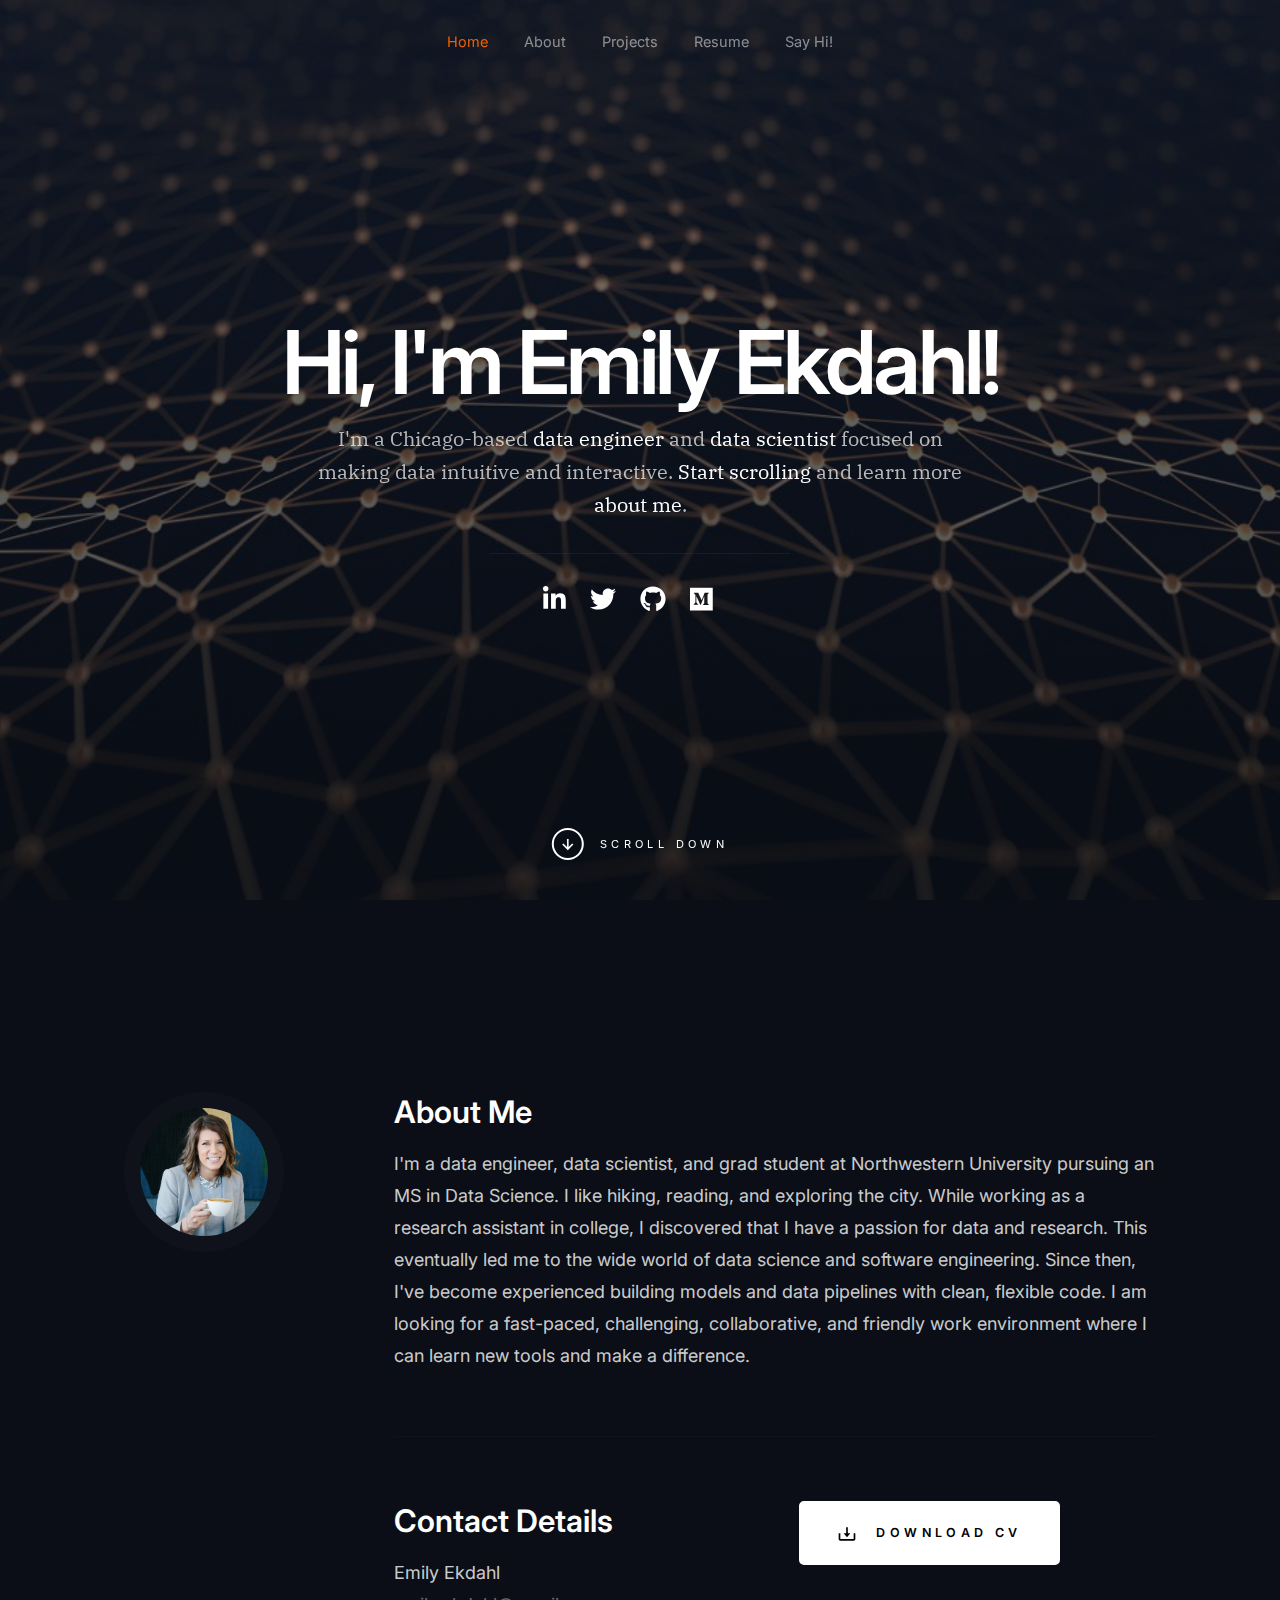
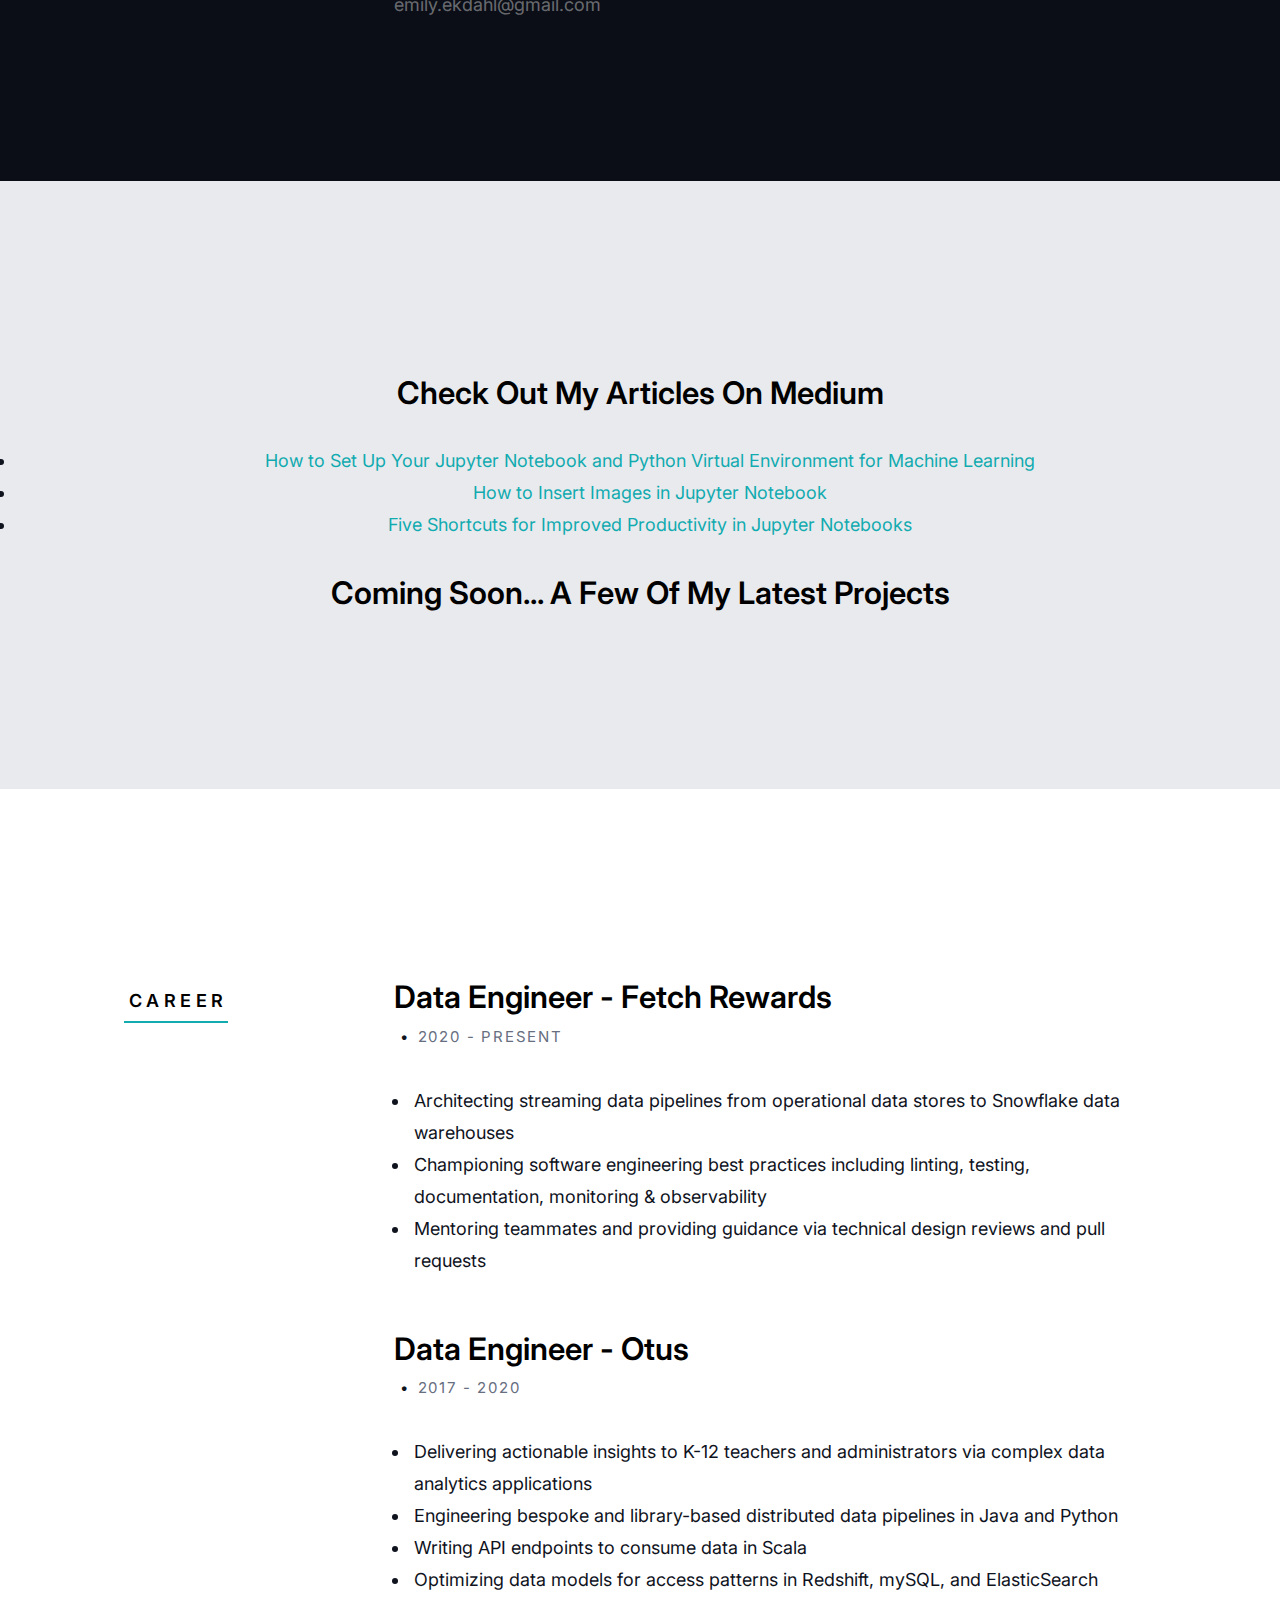
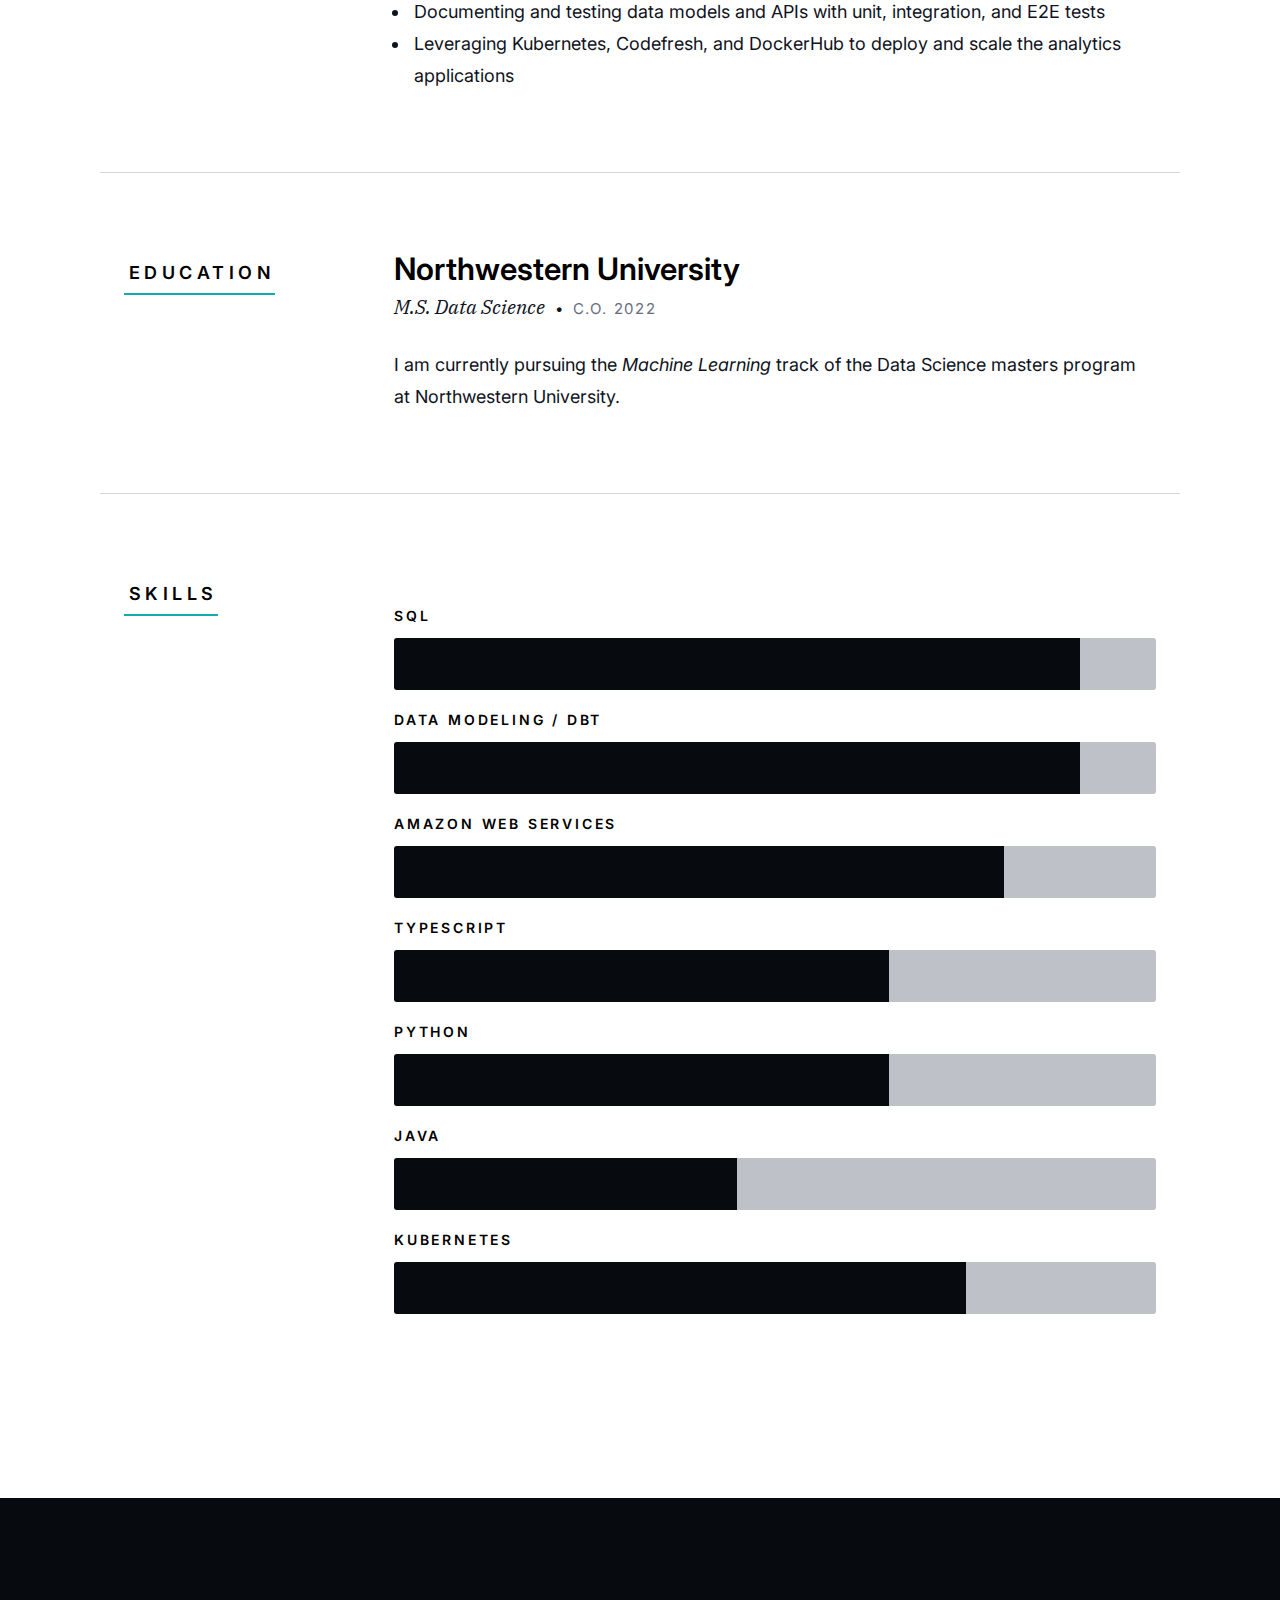
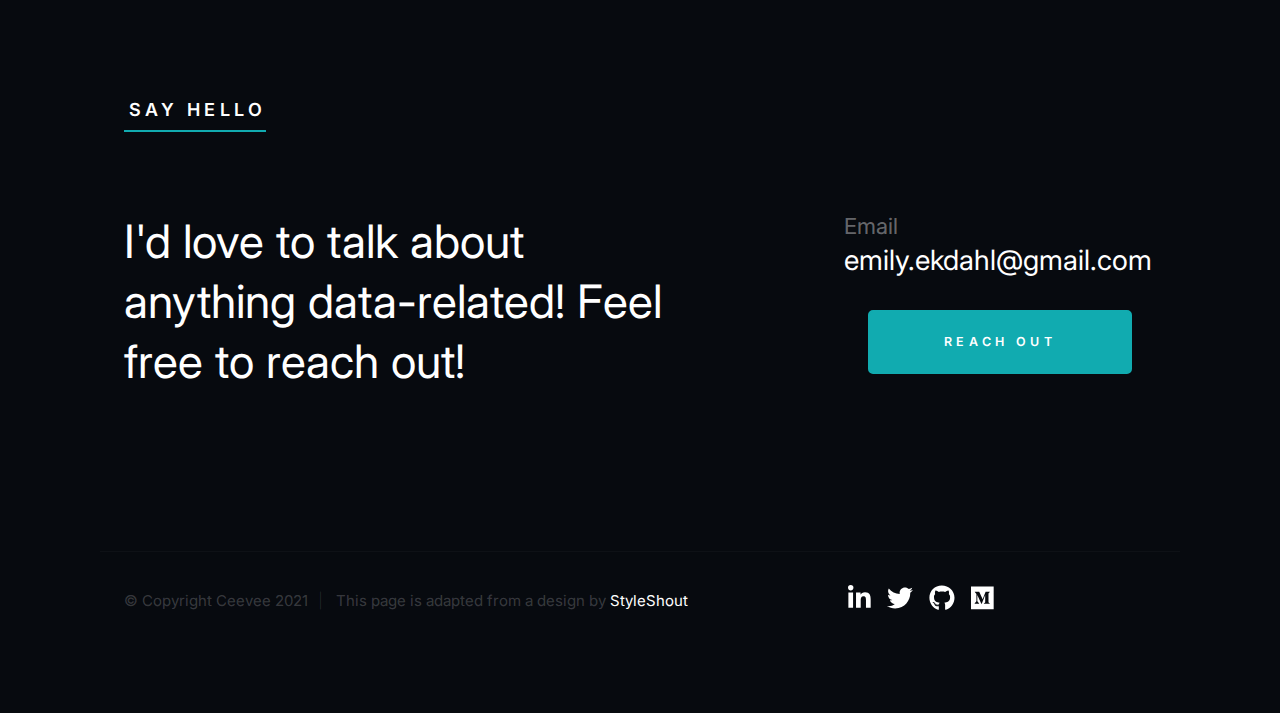
<file: index.html>
<!DOCTYPE html>
<html class="no-js" lang="en">
<head>

    <!--- basic page needs
    ================================================== -->
    <meta charset="utf-8">
    <title>Emily Ekdahl</title>
    <meta name="description" content="Emily's personal website">
    <meta name="author" content="">
    <link rel="image_src" href="images/neural_net_2.jpeg" />


    <!-- mobile specific metas
    ================================================== -->
    <meta name="viewport" content="width=device-width, initial-scale=1">

    <!-- CSS
    ================================================== -->
    <link rel="stylesheet" href="css/styles.css">
    <link rel="stylesheet" href="css/vendor.css">

    <!-- script
    ================================================== -->
    <script defer src="js/vendor/fontawesome/all.min.js"></script>

    <!-- favicons
    ================================================== -->
    <link rel="apple-touch-icon" sizes="180x180" href="apple-touch-icon.png">
    <link rel="icon" type="image/png" sizes="32x32" href="favicon-32x32.png">
    <link rel="icon" type="image/png" sizes="16x16" href="favicon-16x16.png">
    <link rel="manifest" href="site.webmanifest">

</head>

<body id="top" class="ss-preload">


    <!-- preloader
    ================================================== -->
    <div id="preloader">
        <div id="loader"></div>
    </div>


    <!-- header
    ================================================== -->
    <header class="s-header">
        <div class="row s-header__nav-wrap">
            <nav class="s-header__nav">
                <ul>
                    <li class="current"><a class="smoothscroll" href="#hero">Home</a></li>
                    <li><a class="smoothscroll" href="#about">About</a></li>

                    <li><a class="smoothscroll" href="#portfolio">Projects</a></li>
                    <li><a class="smoothscroll" href="#resume">Resume</a></li>
                    
                    <!-- <li><a class="smoothscroll" href="#testimonials">Testimonials</a></li> -->
                    <li><a class="smoothscroll" href="#contact">Say Hi!</a></li>
                </ul>
            </nav>
        </div> <!-- end row -->
        
        <a class="s-header__menu-toggle" href="#0" title="Menu">
            <span class="s-header__menu-icon"></span>
        </a>
    </header> <!-- end s-header -->


    <!-- hero
    ================================================== -->
    <section id="hero" class="s-hero target-section">

        <div class="s-hero__bg rellax" data-rellax-speed="-7"></div>

        <div class="row s-hero__content">
            <div class="column">

                <div class="s-hero__content-about">

                    <h1>Hi, I'm Emily Ekdahl!</h1>

                    <h3>
                    I'm a Chicago-based <span>data engineer</span> and <span>data scientist</span> focused on making data intuitive and interactive. <a class="smoothscroll" href="#about">Start scrolling</a>
                    and learn more <a class="smoothscroll" href="#about">about me</a>.
                    </h3>

                    <div class="s-hero__content-social">
                        <li><a href="https://www.linkedin.com/in/emilyekdahl/"><i class="fab fa-linkedin-in" aria-hidden="true" target="_blank"></i></a></li>
                        <li><a href="https://www.twitter.com/emekdahl"><i class="fab fa-twitter" aria-hidden="true" target="_blank"></i></a></li>
                        <li><a href="https://www.github.com/emekdahl"><i class="fab fa-github" aria-hidden="true" target="_blank"></i></a></li>
                        <li><a href="https://emekdahl.medium.com/"><i class="fab fa-medium" aria-hidden="true" target="_blank"></i></a></li>
                    </div>

                </div> <!-- end s-hero__content-about -->

            </div>
        </div> <!-- s-hero__content -->

        <div class="s-hero__scroll">
            <a href="#about" class="s-hero__scroll-link smoothscroll">
                <span class="scroll-arrow">
                    <svg xmlns="http://www.w3.org/2000/svg" width="24" height="24" viewBox="0 0 24 24" style="fill:rgba(0, 0, 0, 1);transform:;-ms-filter:"><path d="M18.707 12.707L17.293 11.293 13 15.586 13 6 11 6 11 15.586 6.707 11.293 5.293 12.707 12 19.414z"></path></svg>
                </span>
                <span class="scroll-text">Scroll Down</span>
            </a>
        </div> <!-- s-hero__scroll -->

    </section> <!-- end s-hero -->


    <!-- about
    ================================================== -->
    <section id="about" class="s-about target-section">

        <div class="row">
            <div class="column large-3 tab-12">
                <img class="s-about__pic" src="images/avatars/profile_image.png" alt="">
            </div>
            <div class="column large-9 tab-12 s-about__content">
                <h3>About Me</h3>
                <p>
                    I'm a data engineer, data scientist, and grad student at Northwestern University pursuing an MS in Data Science. I like hiking, reading, and exploring the city. While working as a research assistant in college, I discovered that I have a passion for data and research. This eventually led me to the wide world of data science and software engineering. Since then, I've become experienced building models and data pipelines with clean, flexible code. I am looking for a fast-paced, challenging, collaborative, and friendly work environment where I can learn new tools and make a difference.
                </p>

                <hr>

                <div class="row s-about__content-bottom">
                    <div class="column w-1000-stack">
                        <h3>Contact Details</h3>
    
                        <p>
                        Emily Ekdahl <br>
                        <a href="mailto:#0">emily.ekdahl@gmail.com</a>
                        </p>
                        
                    </div>
                    <div class="column w-1000-stack">
                        <a href="Emily-Ekdahl-Data-Engineer.pdf" class="btn btn--download" download target="_blank">
                            <svg xmlns="http://www.w3.org/2000/svg" width="24" height="24" viewBox="0 0 24 24" style="fill:rgba(0, 0, 0, 1);transform:;-ms-filter:"><path d="M12 16L16 11 13 11 13 4 11 4 11 11 8 11z"></path><path d="M20,18H4v-7H2v7c0,1.103,0.897,2,2,2h16c1.103,0,2-0.897,2-2v-7h-2V18z"></path></svg>
                            Download CV
                        </a>
                    </div>
                </div>
            </div>
        </div> <!-- end row -->

    </section> <!-- end s-about -->

    <section id="portfolio" class="s-portfolio target-section">
        <div align="center">
            
            <h3>Check Out My Articles On Medium</h3>
            <p>
               <ul>
                   <li><a href="https://emekdahl.medium.com/how-to-set-up-your-python-virtual-environment-for-machine-learning-2cfad0b680af">How to Set Up Your Jupyter Notebook and Python Virtual Environment for Machine Learning</a></li>
                   <li><a href="https://emekdahl.medium.com/how-to-insert-images-in-jupyter-notebook-5abcb3064f0a">How to Insert Images in Jupyter Notebook</a></li>
                   <li><a href="https://emekdahl.medium.com/five-shortcuts-for-improved-productivity-in-jupyter-notebooks-590826259a7f">Five Shortcuts for Improved Productivity in Jupyter Notebooks</a></li>
               </ul> 
            </p> 
            
            
            <h3>Coming Soon... A Few Of My Latest Projects</h3>
        </div>

        <!-- <div class="resume-block__header">
            <h4 align="center"> Fare Evasion </h4>
        </div> 
        
        <div class="resume-block">
            <div align="center" style="padding-right: 15%; padding-left: 15%">
                 <p>For my undergraduate thesis, I researched changes in fare evasion arrests in New York City's subway system as a result of new enforcement policies from the Manhattan District Attorney. For accessibility, I made an interactive map you can use to explore the data set I created for the paper. Feel free to click around!<a href='https://github.com/nicksawhney/fare_evasion/blob/master/Sawhney_Thesis.pdf' target="_blank"> Read the paper here.</a> </p>
            </div>

            <div align="center">
                <iframe src="https://nicksawhney.github.io/fare_evasion/" style="border-style: none;width: 80%; height: 600px; display: block;"></iframe>
            </div>
        </div>

        <div class="resume-block__header">
            <h4 align="center"> NYC Air Pollution </h4>   
        </div>    
        <div class="resume-block">
            <div align="center" style="padding-right: 15%; padding-left: 15%">
            
                <p>I noticed that I would cough a lot more during my commute when pollutant levels were high, so I did a brief survey of air quality in the city and its health impacts. This was one of my first projects about the city, and introduced me to the complexities of dealing with different types of map projections and geographic data. It's also a great example of how easy it is to turn around a project from NYC Open Data. <a href='https://nicksawhney.github.io/NYCAirMaps/' target="_blank"> Check out the jupyter notebook </a> </p>
                <img src="images/air-map-head.jpeg" style="border-style: none;width: 80%; height: 80%; display: block;">
            </div> 
        </div> -->
    </section>

    <!-- resume
    ================================================== -->
    <section id="resume" class="s-resume target-section">
        
        <div class="row s-resume__section">
            <div class="column large-3 tab-12">
                <h3 class="section-header-allcaps">Career</h3>
            </div>
            <div class="column large-9 tab-12">
                <div class="resume-block">

                    <div class="resume-block__header">
                        <h4 class="h3">Data Engineer - Fetch Rewards</h4>
                        <p class="resume-block__header-meta">
                            <span></span> 
                            <span class="resume-block__header-date">
                                2020 - present
                            </span>
                        </p>
                    </div>

                    <p>
                       <ul>
                           <li>Architecting streaming data pipelines from operational data stores to Snowflake data warehouses</li>
                           <li>Championing software engineering best practices including linting, testing, documentation, monitoring & observability</li>
                           <li>Mentoring teammates and providing guidance via technical design reviews and pull requests</li>
                       </ul> 
                    </p>    

                </div> <!-- end resume-block -->

                <div class="resume-block">

                    <div class="resume-block__header">
                        <h4 class="h3">Data Engineer - Otus</h4>
                        <p class="resume-block__header-meta">
                            <span></span> 
                            <span class="resume-block__header-date">
                                2017 - 2020
                            </span>
                        </p>
                    </div>

                    <p>
                       <ul>
                           <li>Delivering actionable insights to K-12 teachers and administrators via complex data analytics applications</li>
                           <li>Engineering bespoke and library-based distributed data pipelines in Java and Python</li>
                           <li>Writing API endpoints to consume data in Scala</li>
                           <li>Optimizing data models for access patterns in Redshift, mySQL, and ElasticSearch</li>
                           <li>Documenting and testing data models and APIs with unit, integration, and E2E tests</li>
                           <li>Leveraging Kubernetes, Codefresh, and DockerHub to deploy and scale the analytics
                            applications</li>
                       </ul> 
                    </p>    

                </div> <!-- end resume-block -->
            </div>
        </div> <!-- s-resume__section -->


        <div class="row s-resume__section">
            <div class="column large-3 tab-12">
                <h3 class="section-header-allcaps">Education</h3>
            </div>
            <div class="column large-9 tab-12">
                <div class="resume-block">

                    <div class="resume-block__header">
                        <h4 class="h3">Northwestern University</h4>
                        <p class="resume-block__header-meta">
                            <span>M.S. Data Science</span> 
                            <span class="resume-block__header-date">
                                c.o. 2022
                            </span>
                        </p>
                    </div>

                    <p>
                    I am currently pursuing the <em> Machine Learning </em> track of the Data Science masters program at Northwestern University.
                    </p>

                </div> <!-- end resume-block -->
            </div>
        </div> <!-- s-resume__section -->


        <div class="row s-resume__section">
            <div class="column large-3 tab-12">
                <h3 class="section-header-allcaps">Skills</h3>
            </div>
            <div class="column large-9 tab-12">
                <div class="resume-block">

                    <ul class="skill-bars-fat">
                        <li>
                            <div class="progress percent90"></div>
                            <strong>SQL</strong>
                        </li>
                        <li>
                            <div class="progress percent90"></div>
                            <strong>Data Modeling / DBT</strong>
                        </li>
                        <li>
                        <div class="progress percent80"></div>
                        <strong>Amazon Web Services</strong>
                        </li>
                        <li>
                            <div class="progress percent65"></div>
                            <strong>TypeScript</strong>
                        </li>
                        <li>
                            <div class="progress percent65"></div>
                            <strong>Python</strong>
                        </li>
                        <li>
                            <div class="progress percent45"></div>
                            <strong>Java</strong>
                        </li>
                        <li>
                            <div class="progress percent75"></div>
                            <strong>Kubernetes</strong>
                        </li>
                    </ul>

                </div> <!-- end resume-block -->

            </div>
        </div> <!-- s-resume__section -->

    </section> <!-- end s-resume -->


        <!-- Modal Templates Popup
        =========================================================== -->
        <!-- <div id="modal-01" hidden>
            <div class="modal-popup">
                <img src="images/neural_net_2.jpeg" alt="" />
    
                <div class="modal-popup__desc">
                    <h5>Fare Evasion</h5>
                    <p>I researched changes in fare evasion arrests in New York City's subway system as a result of new enforcement policies from the Manhattan District Attorney. For accessibility, I made an interactive map you can use to explore the data set I created for the project. <a href='https://github.com/nicksawhney/fare_evasion/blob/master/Sawhney_Thesis.pdf' target="_blank"> Read the paper here.</a> </p>
                </div>
    
                <a href="https://nicksawhney.github.io/fare_evasion/" class="modal-popup__details">Project link</a>
            </div>
        </div>  -->
        <!-- end modal -->

        <!-- <hr>

        <div id="modal-02" hidden>
            <div class="modal-popup">
                <img src="images/air-map-head.jpeg" alt="" />
    
                <div class="modal-popup__desc">
                    <h5>Air Quality</h5>
                    <p>I noticed that I would cough a lot more during my commute when pollutant levels were high, so I did a brief survey of air quality in the city and its health impacts. This was one of my first projects with Pandas, Folium, and introduced me to the complexities of dealing with different types of map projections and geographic data.</p>
                </div>
    
                <a href="https://nicksawhney.github.io/NYCAirMaps" class="modal-popup__details">Project link</a>
            </div>
        </div>  -->
        <!-- end modal -->

    </section> <!-- end s-portfolio -->


       <!-- testimonials
    ================================================== -->
    <!--
    <section id="testimonials" class="s-testimonials target-section">

        <div class="s-testimonials__bg"></div>

        <div class="row s-testimonials__header">
            <div class="column large-12">
                <h3>Hear What My Clients Says</h3>
            </div>
        </div>

        <div class="row s-testimonials__content">

            <div class="column">

                <div class="swiper-container testimonial-slider">

                    <div class="swiper-wrapper">

                        <div class="testimonial-slider__slide swiper-slide">
                            <div class="testimonial-slider__author">
                                <img src="images/avatars/user-02.jpg" alt="Author image" class="testimonial-slider__avatar">
                                <cite class="testimonial-slider__cite">
                                    <strong>Tim Cook</strong>
                                    <span>CEO, Apple</span>
                                </cite>
                            </div>
                            <p>
                            Molestiae incidunt consequatur quis ipsa autem nam sit enim magni. Voluptas tempore rem. 
                            Explicabo a quaerat sint autem dolore ducimus ut consequatur neque.  Nisi dolores quaerat fuga rem nihil nostrum.
                            Laudantium quia consequatur molestias delectus culpa.
                            </p>
                        </div> --> <!-- end testimonial-slider__slide -->
                        <!--
                        <div class="testimonial-slider__slide swiper-slide">
                            <div class="testimonial-slider__author">
                                <img src="images/avatars/user-03.jpg" alt="Author image" class="testimonial-slider__avatar">
                                <cite class="testimonial-slider__cite">
                                    <strong>Sundar Pichai</strong>
                                    <span>CEO, Google</span>
                                </cite>
                            </div>
                            <p>
                            Excepturi nam cupiditate culpa doloremque deleniti repellat. Veniam quos repellat voluptas animi adipisci.
                            Nisi eaque consequatur. Voluptatem dignissimos ut ducimus accusantium perspiciatis.
                            Quasi voluptas eius distinctio. Atque eos maxime.
                            </p>
                        </div> --> <!-- end testimonial-slider__slide -->
                        
                        <!--
                        <div class="testimonial-slider__slide swiper-slide">
                            <div class="testimonial-slider__author">
                                <img src="images/avatars/user-04.jpg" alt="Author image" class="testimonial-slider__avatar">
                                <cite class="testimonial-slider__cite">
                                    <strong>Satya Nadella</strong>
                                    <span>CEO, Microsoft</span>
                                </cite>
                            </div>
                            <p>
                            Repellat dignissimos libero. Qui sed at corrupti expedita voluptas odit. Nihil ea quia nesciunt. Ducimus aut sed ipsam.  
                            Autem eaque officia cum exercitationem sunt voluptatum accusamus. Quasi voluptas eius distinctio.
                            Voluptatem dignissimos ut.
                            </p>
                        </div> --> <!-- end testimonial-slider__slide -->
                        <!-- 
                        <div class="testimonial-slider__slide swiper-slide">
                            <div class="testimonial-slider__author">
                                <img src="images/avatars/user-05.jpg" alt="Author image" class="testimonial-slider__avatar">
                                <cite class="testimonial-slider__cite">
                                    <strong>Jeff Bezos</strong>
                                    <span>CEO, Amazon</span>
                                </cite>
                            </div>
                            <p>
                            Nunc interdum lacus sit amet orci. Vestibulum dapibus nunc ac augue. Fusce vel dui. In ac felis 
                            quis tortor malesuada pretium. Curabitur vestibulum aliquam leo. Qui sed at corrupti expedita voluptas odit. 
                            Nihil ea quia nesciunt. Ducimus aut sed ipsam.
                            </p>
                        </div> --> <!-- end testimonial-slider__slide -->
    <!--
                    </div> 
                    <div class="swiper-pagination"></div>

                </div> 

            </div> 

        </div> 

    </section> 
 -->
    <!-- contact
    ================================================== -->
    <section id="contact" class="s-contact target-section">

        <div class="row s-contact__header">
            <div class="column large-12">
                <h3 class="section-header-allcaps">Say Hello</h3>
            </div>
        </div>

        <div class="row s-contact__content">

            <div class="column large-7 medium-12">

                <h4 class="huge-text">
                I'd love to talk about anything data-related! Feel free to reach out!
                </h4>

            </div>

            <div class="column large-4 medium-12">

                <div class="row contact-infos">
                    <div class="column large-12 medium-6 tab-12">
                        <div class="contact-block">
                            <h5 class="contact-block__header">
                                Email
                            </h5>
                            <p class="contact-block__content">
                                <a class="mailtoui" href="mailto:emily.ekdahl@gmail.com">emily.ekdahl@gmail.com</a>
                            </p>
                        </div> <!-- end contact-block -->
                    </div>
                </div>

                <div class="column large-12">
                    <a href="mailto:emily.ekdahl@gmail.com" class="mailtoui btn btn--primary h-full-width">Reach Out</a>
                </div>
            </div> <!-- end contact-infos -->
        </div> <!-- s-contact__content -->

    </section> <!-- end s-contact -->
    

    <!-- footer
    ================================================== -->
    <footer class="s-footer">
        <div class="row">
            <div class="column large-4 medium-6 w-1000-stack s-footer__social-block">
                <ul class="s-footer__social">
                    <li><a href="https://www.linkedin.com/in/emilyekdahl/"><i class="fab fa-linkedin-in" aria-hidden="true" target="_blank"></i></a></li>
                    <li><a href="https://www.twitter.com/emekdahl"><i class="fab fa-twitter" aria-hidden="true" target="_blank"></i></a></li>
                    <li><a href="https://www.github.com/emekdahl"><i class="fab fa-github" aria-hidden="true" target="_blank"></i></a></li>
                    <li><a href="https://emekdahl.medium.com/"><i class="fab fa-medium" aria-hidden="true" target="_blank"></i></a></li>
                </ul>

            </div>

            <div class="column large-7 medium-6 w-1000-stack ss-copyright">
                <span>© Copyright Ceevee 2021</span> 
                <span>This page is adapted from a design by <a href="https://www.styleshout.com/">StyleShout</a></span>
            </div>
        </div>

        <div class="ss-go-top">
            <a class="smoothscroll" title="Back to Top" href="#top">
                <svg xmlns="http://www.w3.org/2000/svg" viewBox="0 0 24 24"><path d="M6 4h12v2H6zm5 10v6h2v-6h5l-6-6-6 6z"/></svg>
             </a>
        </div> <!-- end ss-go-top -->


    </footer>


    <!-- Java Script
    ================================================== -->
    <script src="js/plugins.js"></script>
    <script src="js/main.js"></script>

</body>

</html>
</file>
<file: css/styles.css>
/* =================================================================== 
 * Ceevee Main Stylesheet
 * Template Ver. 2.0.0
 * 01-03-2021
 * ------------------------------------------------------------------
 *
 * TOC:
 * # settings and variables
 *      ## fonts
 *      ## colors
 *      ## vertical spacing and typescale
 *      ## grid variables
 * # normalize
 * # basic/base setup styles
 *      ## media
 *      ## typography resets
 *      ## links
 *      ## inputs
 * # Grid v3.0.0
 *      ## medium screen devices
 *      ## tablets
 *      ## mobile devices
 *      ## small mobile devices <= 400px
 * # block grids
 *      ## block grids - medium screen devices
 *      ## block grids - tablets
 *      ## block grids - mobile devices
 *      ## block grids - small mobile devices <= 400px
 * # MISC 
 * # custom grid, block grid STACK breakpoints
 * # base style overrides 
 *      ## links
 * # typography & general theme styles
 *      ## Lists
 *      ## responsive video container
 *      ## floated image
 *      ## tables
 *      ## spacing
 * # preloader
 *      ## page loaded
 * # forms 
 *      ## Style Placeholder Text
 * # buttons 
 * # additional components
 *      ## skillbars
 *      ## alert box
 *      ## pagination 
 * # common and reusable styles
 *      ## animation stuff 
 *      ## MailtoUI style overrides
 * # site header
 *      ## header nav
 *      ## mobile menu toggle 
 * # hero
 *      ## hero content
 *      ## hero social
 *      ## hero scrolldown
 *      ## animate intro content
 * # resume 
 *      ## resume block
 * # portfolio
 *      ## portfolio list
 *      ## modal popup
 * # CTA
 * # testimonials
 *      ## swiper style overrides
 *      ## testimonial slider 
 * # contact
 *      ## contact block
 * # footer
 *      ## footer social
 *      ## copyright
 *      ## go top
 *
 * ------------------------------------------------------------------ */

/* ===================================================================
 * # settings and variables
 *
 * ------------------------------------------------------------------- */

/* ------------------------------------------------------------------- 
 * ## fonts
 * ------------------------------------------------------------------- */
@import url("https://fonts.googleapis.com/css2?family=IBM+Plex+Serif:ital,wght@0,300;0,400;0,500;0,600;0,700;1,200;1,300;1,400;1,500;1,600&family=Inter:wght@300;400;500;600;700&display=swap");
:root {
  --font-1: "Inter", sans-serif;
  --font-2: "IBM Plex Serif", serif;
  /* monospace
     */
  --font-mono: Consolas, "Andale Mono", Courier, "Courier New", monospace;
}

/* ------------------------------------------------------------------- 
 * ## colors
 * ------------------------------------------------------------------- */
:root {
  /* color-1(#11ABB0)
     * color-2(#F06000)
     */
  --color-1: hsla(182, 82%, 38%, 1);
  --color-2: hsla(24, 100%, 47%, 1);

  /* theme color variations
     */
  --color-1-lighter: hsla(182, 82%, 58%, 1);
  --color-1-light: hsla(182, 82%, 48%, 1);
  --color-1-dark: hsla(182, 82%, 28%, 1);
  --color-1-darker: hsla(182, 82%, 18%, 1);
  --color-2-lighter: hsla(24, 100%, 67%, 1);
  --color-2-light: hsla(24, 100%, 57%, 1);
  --color-2-dark: hsla(24, 100%, 37%, 1);
  --color-2-darker: hsla(24, 100%, 27%, 1);

  /* feedback colors
     * color-error(#ffd1d2), color-success(#c8e675), 
     * color-info(#d7ecfb), color-notice(#fff099)
     */
  --color-error: hsla(359, 100%, 91%, 1);
  --color-success: hsla(76, 69%, 68%, 1);
  --color-info: hsla(205, 82%, 91%, 1);
  --color-notice: hsla(51, 100%, 80%, 1);
  --color-error-content: hsla(359, 50%, 50%, 1);
  --color-success-content: hsla(76, 29%, 28%, 1);
  --color-info-content: hsla(205, 32%, 31%, 1);
  --color-notice-content: hsla(51, 30%, 30%, 1);

  /* shades 
     * generated using 
     * Tint & Shade Generator 
     * (https://maketintsandshades.com/)
     */
  --color-black: #000000;
  --color-gray-19: #040507;
  --color-gray-18: #070a0f;
  --color-gray-17: #0b0e16;
  --color-gray-16: #0f131d;
  --color-gray-15: #131825;
  --color-gray-14: #161d2c;
  --color-gray-13: #1a2233;
  --color-gray-12: #1e263a;
  --color-gray-11: #212b42;
  --color-gray-10: #253049;
  --color-gray-9: #3b455b;
  --color-gray-8: #51596d;
  --color-gray-7: #666e80;
  --color-gray-6: #7c8392;
  --color-gray-5: #9298a4;
  --color-gray-4: #a8acb6;
  --color-gray-3: #bec1c8;
  --color-gray-2: #d3d6db;
  --color-gray-1: #e9eaed;
  --color-white: #ffffff;

  /* text
     */
  --color-text: var(--color-gray-16);
  --color-text-dark: var(--color-black);
  --color-text-light: var(--color-gray-7);
  --color-placeholder: var(--color-gray-7);

  /* buttons
     */
  --color-btn: var(--color-gray-3);
  --color-btn-text: var(--color-black);
  --color-btn-hover: var(--color-black);
  --color-btn-hover-text: var(--color-white);
  --color-btn-primary: var(--color-1);
  --color-btn-primary-text: var(--color-white);
  --color-btn-primary-hover: var(--color-2);
  --color-btn-primary-hover-text: var(--color-white);
  --color-btn-stroke: var(--color-black);
  --color-btn-stroke-text: var(--color-black);
  --color-btn-stroke-hover: var(--color-black);
  --color-btn-stroke-hover-text: var(--color-white);

  /* others
     */
  --color-bg: var(--color-gray-18);
  --color-border: var(--color-gray-2);
  --border-radius: 5px;
}

/* ------------------------------------------------------------------- 
 * ## vertical spacing and typescale
 * ------------------------------------------------------------------- */
:root {
  /* spacing
     * base font size: 18px 
     * vertical space unit : 32px
     */
  --base-size: 62.5%;
  --base-font-size: 1.8rem;
  --space: 3.2rem;

  /* vertical spacing 
     */
  --vspace-0_125: calc(0.125 * var(--space));
  --vspace-0_25: calc(0.25 * var(--space));
  --vspace-0_5: calc(0.5 * var(--space));
  --vspace-0_75: calc(0.75 * var(--space));
  --vspace-0_875: calc(0.875 * var(--space));
  --vspace-1: calc(var(--space));
  --vspace-1_25: calc(1.25 * var(--space));
  --vspace-1_5: calc(1.5 * var(--space));
  --vspace-1_75: calc(1.75 * var(--space));
  --vspace-2: calc(2 * var(--space));
  --vspace-2_5: calc(2.5 * var(--space));
  --vspace-3: calc(3 * var(--space));
  --vspace-3_5: calc(3.5 * var(--space));
  --vspace-4: calc(4 * var(--space));
  --vspace-4_5: calc(4.5 * var(--space));
  --vspace-5: calc(5 * var(--space));

  /* type scale
     * ratio 1:2 | base: 18px
     * -------------------------------------------------------
     *
     * --text-display-3 = (77.40px)
     * --text-display-2 = (64.50px)
     * --text-display-1 = (53.75px)
     * --text-xxxl      = (44.79px)
     * --text-xxl       = (37.32px)
     * --text-xl        = (31.10px)
     * --text-lg        = (25.92px)
     * --text-md        = (21.60px)
     * --text-size      = (18.00px) BASE
     * --text-sm        = (15.00px)
     * --text-xs        = (12.50px)
     *
     * -------------------------------------------------------
     */
  --text-scale-ratio: 1.2;
  --text-size: var(--base-font-size);
  --text-xs: calc(
    (var(--text-size) / var(--text-scale-ratio)) / var(--text-scale-ratio)
  );
  --text-sm: calc(var(--text-xs) * var(--text-scale-ratio));
  --text-md: calc(
    var(--text-sm) * var(--text-scale-ratio) * var(--text-scale-ratio)
  );
  --text-lg: calc(var(--text-md) * var(--text-scale-ratio));
  --text-xl: calc(var(--text-lg) * var(--text-scale-ratio));
  --text-xxl: calc(var(--text-xl) * var(--text-scale-ratio));
  --text-xxxl: calc(var(--text-xxl) * var(--text-scale-ratio));
  --text-display-1: calc(var(--text-xxxl) * var(--text-scale-ratio));
  --text-display-2: calc(var(--text-display-1) * var(--text-scale-ratio));
  --text-display-3: calc(var(--text-display-2) * var(--text-scale-ratio));

  /* default button height
     */
  --vspace-btn: var(--vspace-2);
}

/* on mobile devices below 600px
 */
@media screen and (max-width: 600px) {
  :root {
    --base-font-size: 1.6rem;
    --space: 2.8rem;
  }
}

/* ------------------------------------------------------------------- 
 * ## grid variables
 * ------------------------------------------------------------------- */
:root {
  /* widths for rows and containers
     */
  --width-full: 100%;
  --width-max: 1080px;
  --width-wide: 1400px;
  --width-wider: 1600px;
  --width-widest: 1800px;
  --width-narrow: 800px;
  --width-narrower: 600px;
  --width-grid-max: var(--width-max);

  /* gutters
     */
  --gutter-lg: 2.4rem;
  --gutter-md: 2rem;
  --gutter-mob: 1rem;
}

/* ==========================================================================
 * # normalize
 * normalize.css v8.0.1 | MIT License |
 * github.com/necolas/normalize.css
 *
 * -------------------------------------------------------------------------- */

/* ------------------------------------------------------------------- 
 * ## document
 * ------------------------------------------------------------------- */

/* 1. Correct the line height in all browsers.
 * 2. Prevent adjustments of font size after orientation changes in iOS.*/

html {
  line-height: 1.15;
  /* 1 */
  -webkit-text-size-adjust: 100%;
  /* 2 */
}

/* ------------------------------------------------------------------- 
 * ## sections
 * ------------------------------------------------------------------- */

/* Remove the margin in all browsers. */

body {
  margin: 0;
}

/* Render the `main` element consistently in IE. */

main {
  display: block;
}

/* Correct the font size and margin on `h1` elements within `section` and
 * `article` contexts in Chrome, Firefox, and Safari. */

h1 {
  font-size: 2em;
  margin: 0.67em 0;
}

/* ------------------------------------------------------------------- 
 * ## grouping
 * ------------------------------------------------------------------- */

/* 1. Add the correct box sizing in Firefox.
 * 2. Show the overflow in Edge and IE. */

hr {
  -webkit-box-sizing: content-box;
  box-sizing: content-box;
  /* 1 */
  height: 0;
  /* 1 */
  overflow: visible;
  /* 2 */
}

/* 1. Correct the inheritance and scaling of font size in all browsers.
 * 2. Correct the odd `em` font sizing in all browsers. */

pre {
  font-family: monospace, monospace;
  /* 1 */
  font-size: 1em;
  /* 2 */
}

/* ------------------------------------------------------------------- 
 * ## text-level semantics
 * ------------------------------------------------------------------- */

/* Remove the gray background on active links in IE 10. */

a {
  background-color: transparent;
}

/* 1. Remove the bottom border in Chrome 57-
 * 2. Add the correct text decoration in Chrome, Edge, IE, Opera, and Safari. */

abbr[title] {
  border-bottom: none;
  /* 1 */
  text-decoration: underline;
  /* 2 */
  -webkit-text-decoration: underline dotted;
  text-decoration: underline dotted;
  /* 2 */
}

/* Add the correct font weight in Chrome, Edge, and Safari. */

b,
strong {
  font-weight: bolder;
}

/* 1. Correct the inheritance and scaling of font size in all browsers.
 * 2. Correct the odd `em` font sizing in all browsers. */

code,
kbd,
samp {
  font-family: monospace, monospace;
  /* 1 */
  font-size: 1em;
  /* 2 */
}

/* Add the correct font size in all browsers. */

small {
  font-size: 80%;
}

/* Prevent `sub` and `sup` elements from affecting the line height in
 * all browsers. */

sub,
sup {
  font-size: 75%;
  line-height: 0;
  position: relative;
  vertical-align: baseline;
}

sub {
  bottom: -0.25em;
}

sup {
  top: -0.5em;
}

/* ------------------------------------------------------------------- 
 * ## embedded content
 * ------------------------------------------------------------------- */

/* Remove the border on images inside links in IE 10. */

img {
  border-style: none;
}

/* ------------------------------------------------------------------- 
 * ## forms
 * ------------------------------------------------------------------- */

/* 1. Change the font styles in all browsers.
 * 2. Remove the margin in Firefox and Safari. */

button,
input,
optgroup,
select,
textarea {
  font-family: inherit;
  /* 1 */
  font-size: 100%;
  /* 1 */
  line-height: 1.15;
  /* 1 */
  margin: 0;
  /* 2 */
}

/* Show the overflow in IE.
 * 1. Show the overflow in Edge. */

button,
input {
  /* 1 */
  overflow: visible;
}

/* Remove the inheritance of text transform in Edge, Firefox, and IE.
 * 1. Remove the inheritance of text transform in Firefox. */

button,
select {
  /* 1 */
  text-transform: none;
}

/* Correct the inability to style clickable types in iOS and Safari. */

button,
[type="button"],
[type="reset"],
[type="submit"] {
  -webkit-appearance: button;
}

/* Remove the inner border and padding in Firefox. */

button::-moz-focus-inner,
[type="button"]::-moz-focus-inner,
[type="reset"]::-moz-focus-inner,
[type="submit"]::-moz-focus-inner {
  border-style: none;
  padding: 0;
}

/* Restore the focus styles unset by the previous rule. */

button:-moz-focusring,
[type="button"]:-moz-focusring,
[type="reset"]:-moz-focusring,
[type="submit"]:-moz-focusring {
  outline: 1px dotted ButtonText;
}

/* Correct the padding in Firefox. */

fieldset {
  padding: 0.35em 0.75em 0.625em;
}

/* 1. Correct the text wrapping in Edge and IE.
 * 2. Correct the color inheritance from `fieldset` elements in IE.
 * 3. Remove the padding so developers are not caught out when they zero out
 *    `fieldset` elements in all browsers. */

legend {
  -webkit-box-sizing: border-box;
  box-sizing: border-box;
  /* 1 */
  color: inherit;
  /* 2 */
  display: table;
  /* 1 */
  max-width: 100%;
  /* 1 */
  padding: 0;
  /* 3 */
  white-space: normal;
  /* 1 */
}

/* Add the correct vertical alignment in Chrome, Firefox, and Opera. */

progress {
  vertical-align: baseline;
}

/* Remove the default vertical scrollbar in IE 10+. */

textarea {
  overflow: auto;
}

/* 1. Add the correct box sizing in IE 10.
 * 2. Remove the padding in IE 10. */

[type="checkbox"],
[type="radio"] {
  -webkit-box-sizing: border-box;
  box-sizing: border-box;
  /* 1 */
  padding: 0;
  /* 2 */
}

/* Correct the cursor style of increment and decrement buttons in Chrome. */

[type="number"]::-webkit-inner-spin-button,
[type="number"]::-webkit-outer-spin-button {
  height: auto;
}

/* 1. Correct the odd appearance in Chrome and Safari.
 * 2. Correct the outline style in Safari. */

[type="search"] {
  -webkit-appearance: textfield;
  /* 1 */
  outline-offset: -2px;
  /* 2 */
}

/* Remove the inner padding in Chrome and Safari on macOS. */

[type="search"]::-webkit-search-decoration {
  -webkit-appearance: none;
}

/* 1. Correct the inability to style clickable types in iOS and Safari.
 * 2. Change font properties to `inherit` in Safari. */

::-webkit-file-upload-button {
  -webkit-appearance: button;
  /* 1 */
  font: inherit;
  /* 2 */
}

/* ------------------------------------------------------------------- 
 * ## interactive
 * ------------------------------------------------------------------- */

/* Add the correct display in Edge, IE 10+, and Firefox. */

details {
  display: block;
}

/* Add the correct display in all browsers. */

summary {
  display: list-item;
}

/* ------------------------------------------------------------------- 
 * ## misc
 * ------------------------------------------------------------------- */

/* Add the correct display in IE 10+. */

template {
  display: none;
}

/* Add the correct display in IE 10. */

[hidden] {
  display: none;
}

/* ===================================================================
 * # basic/base setup styles
 *
 * ------------------------------------------------------------------- */
html {
  font-size: 62.5%;
  -webkit-box-sizing: border-box;
  box-sizing: border-box;
}

*,
*::before,
*::after {
  -webkit-box-sizing: inherit;
  box-sizing: inherit;
}

body {
  font-weight: normal;
  line-height: 1;
  word-wrap: break-word;
  -moz-font-smoothing: grayscale;
  -moz-osx-font-smoothing: grayscale;
  -webkit-font-smoothing: antialiased;
  -webkit-overflow-scrolling: touch;
  -webkit-text-size-adjust: none;
}

/* ------------------------------------------------------------------- 
 * ## media
 * ------------------------------------------------------------------- */
svg,
img,
video embed,
iframe,
object {
  max-width: 100%;
  height: auto;
}

/* ------------------------------------------------------------------- 
 * ## typography resets
 * ------------------------------------------------------------------- */
div,
dl,
dt,
dd,
ul,
ol,
li,
h1,
h2,
h3,
h4,
h5,
h6,
pre,
form,
p,
blockquote,
th,
td {
  margin: 0;
  padding: 0;
}

p {
  font-size: inherit;
  text-rendering: optimizeLegibility;
}

em,
i {
  font-style: italic;
  line-height: inherit;
}

strong,
b {
  font-weight: bold;
  line-height: inherit;
}

small {
  font-size: 60%;
  line-height: inherit;
}

ol,
ul {
  list-style: none;
}

li {
  display: block;
}

/* ------------------------------------------------------------------- 
 * ## links
 * ------------------------------------------------------------------- */
a {
  text-decoration: none;
  line-height: inherit;
}

a img {
  border: none;
}

/* ------------------------------------------------------------------- 
 * ## inputs
 * ------------------------------------------------------------------- */
fieldset {
  margin: 0;
  padding: 0;
}

input[type="email"],
input[type="number"],
input[type="search"],
input[type="text"],
input[type="tel"],
input[type="url"],
input[type="password"],
textarea {
  -webkit-appearance: none;
  -moz-appearance: none;
  appearance: none;
}

/* ===================================================================
 * # Grid v3.0.0
 *
 *   -----------------------------------------------------------------
 * - Grid breakpoints are based on MAXIMUM WIDTH media queries, 
 *   meaning they apply to that one breakpoint and ALL THOSE BELOW IT.
 * - Grid columns without a specified width will automatically layout 
 *   as equal width columns.
 * ------------------------------------------------------------------- */

/* rows
 * ------------------------------------- */
.row {
  width: 92%;
  max-width: var(--width-grid-max);
  margin: 0 auto;
  display: -ms-flexbox;
  display: -webkit-box;
  display: flex;
  -ms-flex-flow: row wrap;
  -webkit-box-orient: horizontal;
  -webkit-box-direction: normal;
  flex-flow: row wrap;
}

.row .row {
  width: auto;
  max-width: none;
  margin-left: calc(var(--gutter-lg) * -1);
  margin-right: calc(var(--gutter-lg) * -1);
}

/* columns
 * -------------------------------------- */
.column {
  -ms-flex: 1 1 0%;
  -webkit-box-flex: 1;
  flex: 1 1 0%;
  padding: 0 var(--gutter-lg);
}

.collapse > .column,
.column.collapse {
  padding: 0;
}

/* flex row containers utility classes
 */
.row.row-wrap {
  -ms-flex-wrap: wrap;
  flex-wrap: wrap;
}

.row.row-nowrap {
  -ms-flex-wrap: none;
  flex-wrap: nowrap;
}

.row.row-y-top {
  -ms-flex-align: start;
  -webkit-box-align: start;
  align-items: flex-start;
}

.row.row-y-bottom {
  -ms-flex-align: end;
  -webkit-box-align: end;
  align-items: flex-end;
}

.row.row-y-center {
  -ms-flex-align: center;
  -webkit-box-align: center;
  align-items: center;
}

.row.row-stretch {
  -ms-flex-align: stretch;
  -webkit-box-align: stretch;
  align-items: stretch;
}

.row.row-baseline {
  -ms-flex-align: baseline;
  -webkit-box-align: baseline;
  align-items: baseline;
}

.row.row-x-left {
  -ms-flex-pack: start;
  -webkit-box-pack: start;
  justify-content: flex-start;
}

.row.row-x-right {
  -ms-flex-pack: end;
  -webkit-box-pack: end;
  justify-content: flex-end;
}

.row.row-x-center {
  -ms-flex-pack: center;
  -webkit-box-pack: center;
  justify-content: center;
}

/* flex item utility alignment classes
 */
.align-center {
  margin: auto;
  -webkit-align-self: center;
  -ms-flex-item-align: center;
  -ms-grid-row-align: center;
  align-self: center;
}

.align-left {
  margin-right: auto;
  -webkit-align-self: center;
  -ms-flex-item-align: center;
  -ms-grid-row-align: center;
  align-self: center;
}

.align-right {
  margin-left: auto;
  -webkit-align-self: center;
  -ms-flex-item-align: center;
  -ms-grid-row-align: center;
  align-self: center;
}

.align-x-center {
  margin-right: auto;
  margin-left: auto;
}

.align-x-left {
  margin-right: auto;
}

.align-x-right {
  margin-left: auto;
}

.align-y-center {
  -webkit-align-self: center;
  -ms-flex-item-align: center;
  -ms-grid-row-align: center;
  align-self: center;
}

.align-y-top {
  -webkit-align-self: flex-start;
  -ms-flex-item-align: start;
  align-self: flex-start;
}

.align-y-bottom {
  -webkit-align-self: flex-end;
  -ms-flex-item-align: end;
  align-self: flex-end;
}

/* large screen column widths 
 */
.large-1 {
  -ms-flex: 0 0 8.33333%;
  -webkit-box-flex: 0;
  flex: 0 0 8.33333%;
  max-width: 8.33333%;
}

.large-2 {
  -ms-flex: 0 0 16.66667%;
  -webkit-box-flex: 0;
  flex: 0 0 16.66667%;
  max-width: 16.66667%;
}

.large-3 {
  -ms-flex: 0 0 25%;
  -webkit-box-flex: 0;
  flex: 0 0 25%;
  max-width: 25%;
}

.large-4 {
  -ms-flex: 0 0 33.33333%;
  -webkit-box-flex: 0;
  flex: 0 0 33.33333%;
  max-width: 33.33333%;
}

.large-5 {
  -ms-flex: 0 0 41.66667%;
  -webkit-box-flex: 0;
  flex: 0 0 41.66667%;
  max-width: 41.66667%;
}

.large-6 {
  -ms-flex: 0 0 50%;
  -webkit-box-flex: 0;
  flex: 0 0 50%;
  max-width: 50%;
}

.large-7 {
  -ms-flex: 0 0 58.33333%;
  -webkit-box-flex: 0;
  flex: 0 0 58.33333%;
  max-width: 58.33333%;
}

.large-8 {
  -ms-flex: 0 0 66.66667%;
  -webkit-box-flex: 0;
  flex: 0 0 66.66667%;
  max-width: 66.66667%;
}

.large-9 {
  -ms-flex: 0 0 75%;
  -webkit-box-flex: 0;
  flex: 0 0 75%;
  max-width: 75%;
}

.large-10 {
  -ms-flex: 0 0 83.33333%;
  -webkit-box-flex: 0;
  flex: 0 0 83.33333%;
  max-width: 83.33333%;
}

.large-11 {
  -ms-flex: 0 0 91.66667%;
  -webkit-box-flex: 0;
  flex: 0 0 91.66667%;
  max-width: 91.66667%;
}

.large-12 {
  -ms-flex: 0 0 100%;
  -webkit-box-flex: 0;
  flex: 0 0 100%;
  max-width: 100%;
}

/* ------------------------------------------------------------------- 
 * ## medium screen devices
 * ------------------------------------------------------------------- */
@media screen and (max-width: 1200px) {
  .row .row {
    margin-left: calc(var(--gutter-md) * -1);
    margin-right: calc(var(--gutter-md) * -1);
  }
  .column {
    padding: 0 var(--gutter-md);
  }
  .medium-1 {
    -ms-flex: 0 0 8.33333%;
    -webkit-box-flex: 0;
    flex: 0 0 8.33333%;
    max-width: 8.33333%;
  }
  .medium-2 {
    -ms-flex: 0 0 16.66667%;
    -webkit-box-flex: 0;
    flex: 0 0 16.66667%;
    max-width: 16.66667%;
  }
  .medium-3 {
    -ms-flex: 0 0 25%;
    -webkit-box-flex: 0;
    flex: 0 0 25%;
    max-width: 25%;
  }
  .medium-4 {
    -ms-flex: 0 0 33.33333%;
    -webkit-box-flex: 0;
    flex: 0 0 33.33333%;
    max-width: 33.33333%;
  }
  .medium-5 {
    -ms-flex: 0 0 41.66667%;
    -webkit-box-flex: 0;
    flex: 0 0 41.66667%;
    max-width: 41.66667%;
  }
  .medium-6 {
    -ms-flex: 0 0 50%;
    -webkit-box-flex: 0;
    flex: 0 0 50%;
    max-width: 50%;
  }
  .medium-7 {
    -ms-flex: 0 0 58.33333%;
    -webkit-box-flex: 0;
    flex: 0 0 58.33333%;
    max-width: 58.33333%;
  }
  .medium-8 {
    -ms-flex: 0 0 66.66667%;
    -webkit-box-flex: 0;
    flex: 0 0 66.66667%;
    max-width: 66.66667%;
  }
  .medium-9 {
    -ms-flex: 0 0 75%;
    -webkit-box-flex: 0;
    flex: 0 0 75%;
    max-width: 75%;
  }
  .medium-10 {
    -ms-flex: 0 0 83.33333%;
    -webkit-box-flex: 0;
    flex: 0 0 83.33333%;
    max-width: 83.33333%;
  }
  .medium-11 {
    -ms-flex: 0 0 91.66667%;
    -webkit-box-flex: 0;
    flex: 0 0 91.66667%;
    max-width: 91.66667%;
  }
  .medium-12 {
    -ms-flex: 0 0 100%;
    -webkit-box-flex: 0;
    flex: 0 0 100%;
    max-width: 100%;
  }
}

/* ------------------------------------------------------------------- 
 * ## tablets
 * ------------------------------------------------------------------- */
@media screen and (max-width: 800px) {
  .row {
    width: 90%;
  }
  .tab-1 {
    -ms-flex: 0 0 8.33333%;
    -webkit-box-flex: 0;
    flex: 0 0 8.33333%;
    max-width: 8.33333%;
  }
  .tab-2 {
    -ms-flex: 0 0 16.66667%;
    -webkit-box-flex: 0;
    flex: 0 0 16.66667%;
    max-width: 16.66667%;
  }
  .tab-3 {
    -ms-flex: 0 0 25%;
    -webkit-box-flex: 0;
    flex: 0 0 25%;
    max-width: 25%;
  }
  .tab-4 {
    -ms-flex: 0 0 33.33333%;
    -webkit-box-flex: 0;
    flex: 0 0 33.33333%;
    max-width: 33.33333%;
  }
  .tab-5 {
    -ms-flex: 0 0 41.66667%;
    -webkit-box-flex: 0;
    flex: 0 0 41.66667%;
    max-width: 41.66667%;
  }
  .tab-6 {
    -ms-flex: 0 0 50%;
    -webkit-box-flex: 0;
    flex: 0 0 50%;
    max-width: 50%;
  }
  .tab-7 {
    -ms-flex: 0 0 58.33333%;
    -webkit-box-flex: 0;
    flex: 0 0 58.33333%;
    max-width: 58.33333%;
  }
  .tab-8 {
    -ms-flex: 0 0 66.66667%;
    -webkit-box-flex: 0;
    flex: 0 0 66.66667%;
    max-width: 66.66667%;
  }
  .tab-9 {
    -ms-flex: 0 0 75%;
    -webkit-box-flex: 0;
    flex: 0 0 75%;
    max-width: 75%;
  }
  .tab-10 {
    -ms-flex: 0 0 83.33333%;
    -webkit-box-flex: 0;
    flex: 0 0 83.33333%;
    max-width: 83.33333%;
  }
  .tab-11 {
    -ms-flex: 0 0 91.66667%;
    -webkit-box-flex: 0;
    flex: 0 0 91.66667%;
    max-width: 91.66667%;
  }
  .tab-12 {
    -ms-flex: 0 0 100%;
    -webkit-box-flex: 0;
    flex: 0 0 100%;
    max-width: 100%;
  }
  .hide-on-tablet {
    display: none;
  }
}

/* ------------------------------------------------------------------- 
 * ## mobile devices
 * ------------------------------------------------------------------- */
@media screen and (max-width: 600px) {
  .row {
    width: 100%;
    padding-left: 6vw;
    padding-right: 6vw;
  }
  .row .row {
    margin-left: calc(var(--gutter-mob) * -1);
    margin-right: calc(var(--gutter-mob) * -1);
    padding-left: 0;
    padding-right: 0;
  }
  .column {
    padding: 0 var(--gutter-mob);
  }
  .mob-1 {
    -ms-flex: 0 0 8.33333%;
    -webkit-box-flex: 0;
    flex: 0 0 8.33333%;
    max-width: 8.33333%;
  }
  .mob-2 {
    -ms-flex: 0 0 16.66667%;
    -webkit-box-flex: 0;
    flex: 0 0 16.66667%;
    max-width: 16.66667%;
  }
  .mob-3 {
    -ms-flex: 0 0 25%;
    -webkit-box-flex: 0;
    flex: 0 0 25%;
    max-width: 25%;
  }
  .mob-4 {
    -ms-flex: 0 0 33.33333%;
    -webkit-box-flex: 0;
    flex: 0 0 33.33333%;
    max-width: 33.33333%;
  }
  .mob-5 {
    -ms-flex: 0 0 41.66667%;
    -webkit-box-flex: 0;
    flex: 0 0 41.66667%;
    max-width: 41.66667%;
  }
  .mob-6 {
    -ms-flex: 0 0 50%;
    -webkit-box-flex: 0;
    flex: 0 0 50%;
    max-width: 50%;
  }
  .mob-7 {
    -ms-flex: 0 0 58.33333%;
    -webkit-box-flex: 0;
    flex: 0 0 58.33333%;
    max-width: 58.33333%;
  }
  .mob-8 {
    -ms-flex: 0 0 66.66667%;
    -webkit-box-flex: 0;
    flex: 0 0 66.66667%;
    max-width: 66.66667%;
  }
  .mob-9 {
    -ms-flex: 0 0 75%;
    -webkit-box-flex: 0;
    flex: 0 0 75%;
    max-width: 75%;
  }
  .mob-10 {
    -ms-flex: 0 0 83.33333%;
    -webkit-box-flex: 0;
    flex: 0 0 83.33333%;
    max-width: 83.33333%;
  }
  .mob-11 {
    -ms-flex: 0 0 91.66667%;
    -webkit-box-flex: 0;
    flex: 0 0 91.66667%;
    max-width: 91.66667%;
  }
  .mob-12 {
    -ms-flex: 0 0 100%;
    -webkit-box-flex: 0;
    flex: 0 0 100%;
    max-width: 100%;
  }
  .hide-on-mobile {
    display: none;
  }
}

/* ------------------------------------------------------------------- 
 * ## small mobile devices <= 400px
 * ------------------------------------------------------------------- */
@media screen and (max-width: 400px) {
  .row .row {
    margin-left: 0;
    margin-right: 0;
  }
  .column {
    -ms-flex: 0 0 100%;
    -webkit-box-flex: 0;
    flex: 0 0 100%;
    max-width: 100%;
    margin-left: 0;
    margin-right: 0;
    padding: 0;
  }
  .hide-on-mobile-small {
    display: none;
  }
}

/* ===================================================================
 * # block grids
 *
 * -------------------------------------------------------------------
 * Equally-sized columns define at parent/row level.
 * ------------------------------------------------------------------- */
.block-large-1-8 > .column {
  -ms-flex: 0 0 12.5%;
  -webkit-box-flex: 0;
  flex: 0 0 12.5%;
  max-width: 12.5%;
}

.block-large-1-6 > .column {
  -ms-flex: 0 0 16.66667%;
  -webkit-box-flex: 0;
  flex: 0 0 16.66667%;
  max-width: 16.66667%;
}

.block-large-1-5 > .column {
  -ms-flex: 0 0 20%;
  -webkit-box-flex: 0;
  flex: 0 0 20%;
  max-width: 20%;
}

.block-large-1-4 > .column {
  -ms-flex: 0 0 25%;
  -webkit-box-flex: 0;
  flex: 0 0 25%;
  max-width: 25%;
}

.block-large-1-3 > .column {
  -ms-flex: 0 0 33.33333%;
  -webkit-box-flex: 0;
  flex: 0 0 33.33333%;
  max-width: 33.33333%;
}

.block-large-1-2 > .column {
  -ms-flex: 0 0 50%;
  -webkit-box-flex: 0;
  flex: 0 0 50%;
  max-width: 50%;
}

.block-large-full > .column {
  -ms-flex: 0 0 100%;
  -webkit-box-flex: 0;
  flex: 0 0 100%;
  max-width: 100%;
}

/* ------------------------------------------------------------------- 
 * ## block grids - medium screen devices
 * ------------------------------------------------------------------- */
@media screen and (max-width: 1200px) {
  .block-medium-1-8 > .column {
    -ms-flex: 0 0 12.5%;
    -webkit-box-flex: 0;
    flex: 0 0 12.5%;
    max-width: 12.5%;
  }
  .block-medium-1-6 > .column {
    -ms-flex: 0 0 16.66667%;
    -webkit-box-flex: 0;
    flex: 0 0 16.66667%;
    max-width: 16.66667%;
  }
  .block-medium-1-5 > .column {
    -ms-flex: 0 0 20%;
    -webkit-box-flex: 0;
    flex: 0 0 20%;
    max-width: 20%;
  }
  .block-medium-1-4 > .column {
    -ms-flex: 0 0 25%;
    -webkit-box-flex: 0;
    flex: 0 0 25%;
    max-width: 25%;
  }
  .block-medium-1-3 > .column {
    -ms-flex: 0 0 33.33333%;
    -webkit-box-flex: 0;
    flex: 0 0 33.33333%;
    max-width: 33.33333%;
  }
  .block-medium-1-2 > .column {
    -ms-flex: 0 0 50%;
    -webkit-box-flex: 0;
    flex: 0 0 50%;
    max-width: 50%;
  }
  .block-medium-full > .column {
    -ms-flex: 0 0 100%;
    -webkit-box-flex: 0;
    flex: 0 0 100%;
    max-width: 100%;
  }
}

/* ------------------------------------------------------------------- 
 * ## block grids - tablets
 * ------------------------------------------------------------------- */
@media screen and (max-width: 800px) {
  .block-tab-1-8 > .column {
    -ms-flex: 0 0 12.5%;
    -webkit-box-flex: 0;
    flex: 0 0 12.5%;
    max-width: 12.5%;
  }
  .block-tab-1-6 > .column {
    -ms-flex: 0 0 16.66667%;
    -webkit-box-flex: 0;
    flex: 0 0 16.66667%;
    max-width: 16.66667%;
  }
  .block-tab-1-5 > .column {
    -ms-flex: 0 0 20%;
    -webkit-box-flex: 0;
    flex: 0 0 20%;
    max-width: 20%;
  }
  .block-tab-1-4 > .column {
    -ms-flex: 0 0 25%;
    -webkit-box-flex: 0;
    flex: 0 0 25%;
    max-width: 25%;
  }
  .block-tab-1-3 > .column {
    -ms-flex: 0 0 33.33333%;
    -webkit-box-flex: 0;
    flex: 0 0 33.33333%;
    max-width: 33.33333%;
  }
  .block-tab-1-2 > .column {
    -ms-flex: 0 0 50%;
    -webkit-box-flex: 0;
    flex: 0 0 50%;
    max-width: 50%;
  }
  .block-tab-full > .column {
    -ms-flex: 0 0 100%;
    -webkit-box-flex: 0;
    flex: 0 0 100%;
    max-width: 100%;
  }
}

/* ------------------------------------------------------------------- 
 * ## block grids - mobile devices
 * ------------------------------------------------------------------- */
@media screen and (max-width: 600px) {
  .block-mob-1-8 > .column {
    -ms-flex: 0 0 12.5%;
    -webkit-box-flex: 0;
    flex: 0 0 12.5%;
    max-width: 12.5%;
  }
  .block-mob-1-6 > .column {
    -ms-flex: 0 0 16.66667%;
    -webkit-box-flex: 0;
    flex: 0 0 16.66667%;
    max-width: 16.66667%;
  }
  .block-mob-1-5 > .column {
    -ms-flex: 0 0 20%;
    -webkit-box-flex: 0;
    flex: 0 0 20%;
    max-width: 20%;
  }
  .block-mob-1-4 > .column {
    -ms-flex: 0 0 25%;
    -webkit-box-flex: 0;
    flex: 0 0 25%;
    max-width: 25%;
  }
  .block-mob-1-3 > .column {
    -ms-flex: 0 0 33.33333%;
    -webkit-box-flex: 0;
    flex: 0 0 33.33333%;
    max-width: 33.33333%;
  }
  .block-mob-1-2 > .column {
    -ms-flex: 0 0 50%;
    -webkit-box-flex: 0;
    flex: 0 0 50%;
    max-width: 50%;
  }
  .block-mob-full > .column {
    -ms-flex: 0 0 100%;
    -webkit-box-flex: 0;
    flex: 0 0 100%;
    max-width: 100%;
  }
}

/* ------------------------------------------------------------------- 
 * ## block grids - small mobile devices <= 400px
 * ------------------------------------------------------------------- */
@media screen and (max-width: 400px) {
  .stack > .column {
    -ms-flex: 0 0 100%;
    -webkit-box-flex: 0;
    flex: 0 0 100%;
    max-width: 100%;
    margin-left: 0;
    margin-right: 0;
    padding: 0;
  }
}

/* ===================================================================
 * # MISC 
 *
 * ------------------------------------------------------------------- */
.h-group:after {
  content: "";
  display: table;
  clear: both;
}

/* misc helper classes
 */
.is-hidden {
  display: none;
}

.is-invisible {
  visibility: hidden;
}

.h-screen-reader-text {
  clip: rect(1px, 1px, 1px, 1px);
  -webkit-clip-path: inset(50%);
  clip-path: inset(50%);
  height: 1px;
  width: 1px;
  margin: -1px;
  overflow: hidden;
  padding: 0;
  border: 0;
  position: absolute;
}

.h-antialiased {
  -webkit-font-smoothing: antialiased;
  -moz-osx-font-smoothing: grayscale;
}

.h-overflow-hidden {
  overflow: hidden;
}

.h-remove-top {
  margin-top: 0;
}

.h-remove-bottom {
  margin-bottom: 0;
}

.h-add-half-bottom {
  margin-bottom: var(--vspace-0_5) !important;
}

.h-add-bottom {
  margin-bottom: var(--vspace-1) !important;
}

.h-no-border {
  border: none;
}

.h-full-width {
  width: 100%;
}

.h-text-center {
  text-align: center;
}

.h-text-left {
  text-align: left;
}

.h-text-right {
  text-align: right;
}

.h-pull-left {
  float: left;
}

.h-pull-right {
  float: right;
}

/* ===================================================================
 * # custom grid, block grid STACK breakpoints
 *
 * ------------------------------------------------------------------- */
@media screen and (max-width: 1000px) {
  .w-1000-stack,
  .block-1000-stack > .column {
    -ms-flex: 0 0 100%;
    -webkit-box-flex: 0;
    flex: 0 0 100%;
    max-width: 100%;
  }
}

@media screen and (max-width: 700px) {
  .w-700-stack,
  .block-700-stack > .column {
    -ms-flex: 0 0 100%;
    -webkit-box-flex: 0;
    flex: 0 0 100%;
    max-width: 100%;
  }
}

@media screen and (max-width: 500px) {
  .w-500-stack,
  .block-500-stack > .column {
    -ms-flex: 0 0 100%;
    -webkit-box-flex: 0;
    flex: 0 0 100%;
    max-width: 100%;
  }
}

/* ===================================================================
 * # base style overrides 
 *
 * ------------------------------------------------------------------- */
html {
  font-size: var(--base-size);
}

html,
body {
  height: 100%;
}

body {
  background: var(--color-bg);
  font-family: var(--font-1);
  font-size: var(--text-size);
  font-style: normal;
  font-weight: normal;
  line-height: var(--vspace-1);
  color: var(--color-text);
  margin: 0;
  padding: 0;
}

/* ------------------------------------------------------------------- 
 * ## links
 * ------------------------------------------------------------------- */
a {
  color: var(--color-1);
  -webkit-transition: all 0.3s ease-in-out;
  transition: all 0.3s ease-in-out;
}

a:hover,
a:focus,
a:active {
  color: var(--color-2);
}

a:hover,
a:active {
  outline: 0;
}

/* ===================================================================
 * # typography & general theme styles
 * 
 * ------------------------------------------------------------------- */

/* type scale - ratio 1:2 | base: 18px
 * -------------------------------------------------------------------
 * --text-display-3 = (77.40px)
 * --text-display-2 = (64.50px)
 * --text-display-1 = (53.75px)
 * --text-xxxl      = (44.79px)
 * --text-xxl       = (37.32px)
 * --text-xl        = (31.10px)
 * --text-lg        = (25.92px)
 * --text-md        = (21.60px)
 * --text-size      = (18.00px) BASE
 * --text-sm        = (15.00px)
 * --text-xs        = (12.50px)
 * -------------------------------------------------------------------- */
h1,
h2,
h3,
h4,
h5,
h6,
.h1,
.h2,
.h3,
.h4,
.h5,
.h6 {
  font-family: var(--font-1);
  font-weight: 600;
  font-style: normal;
  color: var(--color-text-dark);
  -webkit-font-variant-ligatures: common-ligatures;
  font-variant-ligatures: common-ligatures;
  text-rendering: optimizeLegibility;
}

h1,
.h1 {
  margin-top: var(--vspace-3);
  margin-bottom: var(--vspace-0_75);
}

h2,
.h2,
h3,
.h3,
h4,
.h4 {
  margin-top: var(--vspace-2_5);
  margin-bottom: var(--vspace-0_5);
}

h5,
.h5,
h6,
.h6 {
  margin-top: var(--vspace-1_5);
  margin-bottom: var(--vspace-0_5);
}

h1,
.h1 {
  font-size: var(--text-display-1);
  line-height: calc(var(--vspace-1_75) + var(--vspace-0_125));
  letter-spacing: -0.015em;
}

@media screen and (max-width: 600px) {
  h1,
  .h1 {
    font-size: var(--text-xxxl);
    line-height: var(--vspace-1_75);
  }
}

h2,
.h2 {
  font-size: var(--text-xxl);
  line-height: calc(var(--vspace-1_25) + var(--vspace-0_125));
  letter-spacing: -0.01em;
}

h3,
.h3 {
  font-size: var(--text-xl);
  line-height: var(--vspace-1_25);
}

h4,
.h4 {
  font-size: var(--text-lg);
  line-height: var(--vspace-1);
}

h5,
.h5 {
  font-size: var(--text-md);
  line-height: calc(0.875 * var(--space));
}

h6,
.h6 {
  font-size: var(--text-sm);
  font-weight: 700;
  line-height: var(--vspace-0_75);
  text-transform: uppercase;
  letter-spacing: 0.2em;
}

.lead,
.attention-getter {
  font-weight: 300;
  font-size: var(--text-md);
  line-height: calc(1.125 * var(--space));
  color: var(--color-text-dark);
}

@media screen and (max-width: 400px) {
  .lead,
  .attention-getter {
    font-size: calc(var(--text-size) * 1.0556);
  }
}

figure img,
p img {
  margin: 0;
  vertical-align: bottom;
}

em,
i,
strong,
b {
  font-size: inherit;
  line-height: inherit;
}

em,
i {
  font-family: var(--font-1);
  font-style: italic;
}

strong,
b {
  font-family: var(--font-1);
  font-weight: 600;
  color: var(--color-text-dark);
}

small {
  font-size: var(--text-sm);
  font-weight: 500;
  line-height: var(--vspace-0_5);
}

blockquote {
  margin: 0 0 var(--vspace-1) 0;
  padding: var(--vspace-1) var(--vspace-1_5);
  border-left: 4px solid black;
  position: relative;
}

@media screen and (max-width: 400px) {
  blockquote {
    padding: var(--vspace-0_75) var(--vspace-0_75);
  }
}

blockquote p {
  font-family: var(--font-2);
  font-size: var(--text-lg);
  font-weight: 400;
  font-style: normal;
  line-height: var(--vspace-1_25);
  color: var(--color-text-dark);
  padding: 0;
}

blockquote cite {
  display: block;
  font-family: var(--font-1);
  font-weight: 400;
  font-size: var(--text-sm);
  line-height: var(--vspace-0_75);
  font-style: normal;
}

blockquote cite:before {
  content: "\2014 \0020";
}

blockquote cite,
blockquote cite a,
blockquote cite a:visited {
  color: var(--color-text-light);
  border: none;
}

figure {
  display: block;
  margin-left: 0;
  margin-right: 0;
}

figure img + figcaption {
  margin-top: var(--vspace-1);
}

figcaption {
  font-size: var(--text-sm);
  text-align: center;
  margin-bottom: 0;
}

var,
kbd,
samp,
code,
pre {
  font-family: var(--font-mono);
}

pre {
  padding: var(--vspace-0_75) var(--vspace-1) var(--vspace-1);
  background: var(--color-gray-1);
  overflow-x: auto;
}

code {
  font-size: var(--text-sm);
  line-height: 1.6rem;
  margin: 0 0.2rem;
  padding: calc(((var(--vspace-1) - 1.6rem) / 2) - 0.1rem) calc(0.8rem - 0.1rem);
  white-space: nowrap;
  background: var(--color-gray-1);
  border: 1px solid var(--color-gray-3);
  color: var(--color-text);
  border-radius: 3px;
}

pre > code {
  display: block;
  white-space: pre;
  line-height: var(--vspace-1);
  padding: 0;
  margin: 0;
  border: none;
}

del {
  text-decoration: line-through;
}

abbr {
  font-family: var(--font-1);
  font-weight: 400;
  font-variant: small-caps;
  text-transform: lowercase;
  letter-spacing: 0.1em;
}

abbr[title],
dfn[title] {
  border-bottom: 1px dotted;
  cursor: help;
  text-decoration: none;
}

mark {
  background: var(--color-notice);
  color: var(--color-black);
}

hr {
  border: solid var(--color-border);
  border-width: 0.1rem 0 0;
  clear: both;
  margin: var(--vspace-2) 0 calc(var(--vspace-2) - 0.1rem);
  height: 0;
}

hr.fancy {
  border: none;
  margin: var(--vspace-2) 0;
  height: var(--vspace-1);
  text-align: center;
}

hr.fancy::before {
  content: "*****";
  letter-spacing: 0.3em;
}

/* ------------------------------------------------------------------- 
 * ## Lists
 * ------------------------------------------------------------------- */
ol {
  list-style: decimal;
}

ul {
  list-style: disc;
}

li {
  display: list-item;
}

ol,
ul {
  margin-left: 1.6rem;
}

ul li {
  padding-left: 0.4rem;
}

ul ul,
ul ol,
ol ol,
ol ul {
  margin: 1.6rem 0 1.6rem 1.6rem;
}

ul.disc li {
  display: list-item;
  list-style: none;
  padding: 0 0 0 0.8rem;
  position: relative;
}

ul.disc li::before {
  content: "";
  display: inline-block;
  width: var(--vspace-0_25);
  height: var(--vspace-0_25);
  border-radius: 50%;
  background: var(--color-1-dark);
  position: absolute;
  left: -0.9em;
  top: 0.65em;
  vertical-align: middle;
}

dt {
  margin: 0;
  color: var(--color-1);
}

dd {
  margin: 0 0 0 2rem;
}

/* ------------------------------------------------------------------- 
 * ## responsive video container
 * ------------------------------------------------------------------- */
.video-container {
  position: relative;
  padding-bottom: 56.25%;
  height: 0;
  overflow: hidden;
}

.video-container iframe,
.video-container object,
.video-container embed,
.video-container video {
  position: absolute;
  top: 0;
  left: 0;
  width: 100%;
  height: 100%;
}

/* ------------------------------------------------------------------- 
 * ## floated image 
 * ------------------------------------------------------------------- */
img.h-pull-right {
  margin: var(--vspace-0_5) 0 var(--vspace-0_5) 2.8rem;
}

img.h-pull-left {
  margin: var(--vspace-0_5) 2.8rem var(--vspace-0_5) 0;
}

/* ------------------------------------------------------------------- 
 * ## tables
 * ------------------------------------------------------------------- */
table {
  border-width: 0;
  width: 100%;
  max-width: 100%;
  font-family: var(--font-1);
  border-collapse: collapse;
}

th,
td {
  padding: var(--vspace-0_5) 3.2rem calc(var(--vspace-0_5) - 0.1rem);
  text-align: left;
  border-bottom: 1px solid var(--color-border);
}

th {
  padding: var(--vspace-0_5) 3.2rem;
  color: var(--color-text-dark);
  font-family: var(--font-1);
  font-weight: 600;
}

th:first-child,
td:first-child {
  padding-left: 0;
}

th:last-child,
td:last-child {
  padding-right: 0;
}

.table-responsive {
  overflow-x: auto;
  -webkit-overflow-scrolling: touch;
}

/* ------------------------------------------------------------------- 
 * ## spacing
 * ------------------------------------------------------------------- */
fieldset,
button,
.btn {
  margin-bottom: var(--vspace-0_5);
}

input,
textarea,
select,
pre,
blockquote,
figure,
figcaption,
table,
p,
ul,
ol,
dl,
form,
img,
.video-container,
.ss-custom-select {
  margin-bottom: var(--vspace-1);
}

/* =================================================================== 
 * # preloader
 *
 * ------------------------------------------------------------------- */
#preloader {
  position: fixed;
  top: 0;
  left: 0;
  right: 0;
  bottom: 0;
  display: -ms-flexbox;
  display: -webkit-box;
  display: flex;
  -ms-flex-flow: row wrap;
  -webkit-box-orient: horizontal;
  -webkit-box-direction: normal;
  flex-flow: row wrap;
  -ms-flex-pack: center;
  -webkit-box-pack: center;
  justify-content: center;
  -ms-flex-line-pack: center;
  align-content: center;
  background: #050505;
  z-index: 500;
  height: 100vh;
  width: 100%;
  opacity: 1;
}

.no-js #preloader,
.oldie #preloader {
  display: none;
}

#loader {
  width: var(--vspace-1_5);
  height: var(--vspace-1_5);
  padding: 0;
  opacity: 1;
}

#loader:before {
  content: "";
  border-top: 4px solid rgba(255, 255, 255, 0.1);
  border-right: 4px solid rgba(255, 255, 255, 0.1);
  border-bottom: 4px solid rgba(255, 255, 255, 0.1);
  border-left: 4px solid white;
  -webkit-animation: load 1.1s infinite linear;
  animation: load 1.1s infinite linear;
  display: block;
  border-radius: 50%;
  width: var(--vspace-1_5);
  height: var(--vspace-1_5);
}

@-webkit-keyframes load {
  0% {
    -webkit-transform: rotate(0deg);
    transform: rotate(0deg);
  }
  100% {
    -webkit-transform: rotate(360deg);
    transform: rotate(360deg);
  }
}

@keyframes load {
  0% {
    -webkit-transform: rotate(0deg);
    transform: rotate(0deg);
  }
  100% {
    -webkit-transform: rotate(360deg);
    transform: rotate(360deg);
  }
}

/* ------------------------------------------------------------------- 
 * ## page loaded
 * ------------------------------------------------------------------- */
.ss-loaded #preloader {
  opacity: 0;
  visibility: hidden;
  -webkit-transition: all 0.6s 0.9s ease-in-out;
  transition: all 0.6s 0.9s ease-in-out;
}

.ss-loaded #preloader #loader {
  opacity: 0;
  -webkit-transition: opacity 0.6s ease-in-out;
  transition: opacity 0.6s ease-in-out;
}

/* ===================================================================
 * # forms 
 *
 * ------------------------------------------------------------------- */
fieldset {
  border: none;
}

input[type="email"],
input[type="number"],
input[type="search"],
input[type="text"],
input[type="tel"],
input[type="url"],
input[type="password"],
textarea,
select {
  --input-height: var(--vspace-2);
  --input-line-height: var(--vspace-1);
  --input-vpadding: calc((var(--input-height) - var(--input-line-height)) / 2);
  display: block;
  height: var(--input-height);
  padding: var(--input-vpadding) 0 calc(var(--input-vpadding) - 0.1rem);
  border: 0;
  outline: none;
  color: var(--color-text);
  font-family: var(--font-1);
  font-size: calc(var(--text-size) * 0.7778);
  line-height: var(--input-line-height);
  max-width: 100%;
  background: transparent;
  border-bottom: 1px solid var(--color-gray-8);
  -webkit-transition: all 0.3s ease-in-out;
  transition: all 0.3s ease-in-out;
}

.ss-custom-select {
  position: relative;
  padding: 0;
}

.ss-custom-select select {
  -webkit-appearance: none;
  -moz-appearance: none;
  appearance: none;
  text-indent: 0.01px;
  text-overflow: "";
  margin: 0;
  line-height: 3rem;
  vertical-align: middle;
}

.ss-custom-select select option {
  padding-left: 2rem;
  padding-right: 2rem;
}

.ss-custom-select select::-ms-expand {
  display: none;
}

.ss-custom-select::after {
  border-bottom: 2px solid var(--color-black);
  border-right: 2px solid var(--color-black);
  content: "";
  display: block;
  height: 8px;
  width: 8px;
  margin-top: -7px;
  pointer-events: none;
  position: absolute;
  right: 2.4rem;
  top: 50%;
  -webkit-transition: all 0.15s ease-in-out;
  transition: all 0.15s ease-in-out;
  -webkit-transform-origin: 66% 66%;
  transform-origin: 66% 66%;
  -webkit-transform: rotate(45deg);
  transform: rotate(45deg);
}

textarea {
  min-height: 25.6rem;
}

input[type="email"]:focus,
input[type="number"]:focus,
input[type="search"]:focus,
input[type="text"]:focus,
input[type="tel"]:focus,
input[type="url"]:focus,
input[type="password"]:focus,
textarea:focus,
select:focus {
  color: var(--color-black);
  border-bottom: 1px solid var(--color-1);
}

label,
legend {
  font-family: var(--font-1);
  font-weight: 700;
  font-size: var(--text-sm);
  line-height: var(--vspace-0_5);
  margin-bottom: var(--vspace-0_5);
  color: var(--color-text-dark);
  display: block;
}

input[type="checkbox"],
input[type="radio"] {
  display: inline;
}

label > .label-text {
  display: inline-block;
  margin-left: 1rem;
  font-family: var(--font-1);
  line-height: inherit;
}

label > input[type="checkbox"],
label > input[type="radio"] {
  margin: 0;
  position: relative;
  top: 0.2rem;
}

/* ------------------------------------------------------------------- 
 * ## Style Placeholder Text
 * ------------------------------------------------------------------- */
::-webkit-input-placeholder {
  /* WebKit, Blink, Edge */
  color: var(--color-placeholder);
}

:-ms-input-placeholder {
  /* Internet Explorer 10-11 */
  color: var(--color-placeholder);
}

::-ms-input-placeholder {
  /* Microsoft Edge */
  color: var(--color-placeholder);
}

::placeholder {
  /* Most modern browsers support this now. */
  color: var(--color-placeholder);
}

/* ===================================================================
 * # buttons 
 *
 * ------------------------------------------------------------------- */
.btn,
button,
input[type="submit"],
input[type="reset"],
input[type="button"] {
  --btn-height: var(--vspace-btn);
  display: inline-block;
  font-family: var(--font-1);
  font-weight: 600;
  font-size: var(--text-xs);
  text-transform: uppercase;
  letter-spacing: 0.35em;
  height: var(--btn-height);
  line-height: calc(var(--btn-height) - 0.4rem);
  padding: 0 3.6rem;
  margin: 0 0.4rem 1.6rem 0;
  color: var(--color-btn-text);
  text-decoration: none;
  text-align: center;
  white-space: nowrap;
  cursor: pointer;
  -webkit-transition: all 0.3s;
  transition: all 0.3s;
  -webkit-font-smoothing: antialiased;
  -moz-osx-font-smoothing: grayscale;
  border-radius: var(--border-radius);
  background-color: var(--color-btn);
  border: 0.2rem solid var(--color-btn);
}

.btn:hover,
button:hover,
input[type="submit"]:hover,
input[type="reset"]:hover,
input[type="button"]:hover,
.btn:focus,
button:focus,
input[type="submit"]:focus,
input[type="reset"]:focus,
input[type="button"]:focus {
  background-color: var(--color-btn-hover);
  border-color: var(--color-btn-hover);
  color: var(--color-btn-hover-text);
  outline: 0;
}

/* button primary
 * ------------------------------------------------- */
.btn.btn--primary,
button.btn--primary,
input[type="submit"].btn--primary,
input[type="reset"].btn--primary,
input[type="button"].btn--primary {
  background: var(--color-btn-primary);
  border-color: var(--color-btn-primary);
  color: var(--color-btn-primary-text);
}

.btn.btn--primary:hover,
button.btn--primary:hover,
input[type="submit"].btn--primary:hover,
input[type="reset"].btn--primary:hover,
input[type="button"].btn--primary:hover,
.btn.btn--primary:focus,
button.btn--primary:focus,
input[type="submit"].btn--primary:focus,
input[type="reset"].btn--primary:focus,
input[type="button"].btn--primary:focus {
  background: var(--color-btn-primary-hover);
  border-color: var(--color-btn-primary-hover);
  color: var(--color-btn-primary-hover-text);
}

/* button modifiers
 * ------------------------------------------------- */
.btn.h-full-width,
button.h-full-width {
  width: 100%;
  margin-right: 0;
}

.btn--small,
button.btn--small {
  --btn-height: calc(var(--vspace-btn) - 1.6rem);
}

.btn--medium,
button.btn--medium {
  --btn-height: calc(var(--vspace-btn) + 0.8rem);
}

.btn--large,
button.btn--large {
  --btn-height: calc(var(--vspace-btn) + 1.6rem);
}

.btn--stroke,
button.btn--stroke {
  background: transparent !important;
  border: 0.2rem solid var(--color-btn-stroke);
  color: var(--color-btn-stroke-text);
}

.btn--stroke:hover,
button.btn--stroke:hover {
  background: var(--color-btn-stroke-hover) !important;
  border: 0.2rem solid var(--color-btn-stroke-hover);
  color: var(--color-btn-stroke-hover-text);
}

.btn--pill,
button.btn--pill {
  padding-left: 3.2rem !important;
  padding-right: 3.2rem !important;
  border-radius: 1000px !important;
}

/* =================================================================== 
 * # additional components
 *
 * ------------------------------------------------------------------- */

/* ------------------------------------------------------------------- 
 * ## additional typo styles - (_additional-typo.scss)
 * ------------------------------------------------------------------- */
.drop-cap:first-letter {
  float: left;
  font-family: var(--font-1);
  font-weight: 700;
  font-size: calc(3 * var(--space));
  line-height: 1;
  padding: 0 0.125em 0 0;
  text-transform: uppercase;
  background: transparent;
  color: var(--color-text-dark);
}

/* line definition style 
 * ----------------------------------------------- */
.lining dt,
.lining dd {
  display: inline;
  margin: 0;
}

.lining dt + dt:before,
.lining dd + dt:before {
  content: "\A";
  white-space: pre;
}

.lining dd + dd:before {
  content: ", ";
}

.lining dd + dd:before {
  content: ", ";
}

.lining dd:before {
  content: ": ";
  margin-left: -0.2em;
}

/* dictionary definition style 
 * ----------------------------------------------- */
.dictionary-style dt {
  display: inline;
  counter-reset: definitions;
}

.dictionary-style dt + dt:before {
  content: ", ";
  margin-left: -0.2em;
}

.dictionary-style dd {
  display: block;
  counter-increment: definitions;
}

.dictionary-style dd:before {
  content: counter(definitions, decimal) ". ";
}

/** 
 * Pull Quotes
 * -----------
 * markup:
 *
 * <figure class="pull-quote">
 *		<blockquote>
 *			<p></p>
 *		</blockquote>
 * </figure>
 *
 * --------------------------------------------------------------------- */
.pull-quote {
  position: relative;
  padding: 0;
  margin-top: 0;
  text-align: center;
  background-color: var(--color-gray-1);
}

.pull-quote blockquote {
  border: none;
  margin: 0 auto;
  max-width: 62rem;
  padding-top: var(--vspace-4);
  padding-bottom: var(--vspace-2);
  position: relative;
}

.pull-quote blockquote p {
  font-weight: 400;
  color: var(--color-text-dark);
}

.pull-quote blockquote:before {
  content: "";
  display: block;
  height: var(--vspace-1_25);
  width: var(--vspace-1_25);
  background-repeat: no-repeat;
  background: center center;
  background-size: contain;
  background-image: url(../images/icons/icon-quote.svg);
  -webkit-transform: translate3d(-50%, 0, 0);
  transform: translate3d(-50%, 0, 0);
  position: absolute;
  top: var(--vspace-1_5);
  left: 50%;
}

/** 
 * Stats Tab
 * ---------
 * markup:
 *
 * <ul class="stats-tabs">
 *		<li><a href="#">[value]<em>[name]</em></a></li>
 *	</ul>
 *
 * Extend this object into your markup.
 *
 * --------------------------------------------------------------------- */
.stats-tabs {
  padding: 0;
  margin: var(--vspace-1) 0;
}

.stats-tabs li {
  display: inline-block;
  margin: 0 1.6rem var(--vspace-0_5) 0;
  padding: 0 1.5rem 0 0;
  border-right: 1px solid var(--color-border);
}

.stats-tabs li:last-child {
  margin: 0;
  padding: 0;
  border: none;
}

.stats-tabs li a {
  display: inline-block;
  font-size: var(--text-lg);
  font-family: var(--font-1);
  font-weight: 600;
  line-height: var(--vspace-1_5);
  border: none;
  color: var(--color-black);
}

.stats-tabs li a:hover {
  color: var(--color-1);
}

.stats-tabs li a em {
  display: block;
  margin: 0;
  font-family: var(--font-1);
  font-size: var(--text-sm);
  line-height: var(--vspace-0_5);
  font-weight: normal;
  font-style: normal;
  color: var(--color-text-light);
}

/* ------------------------------------------------------------------- 
 * ## skillbars
 * ------------------------------------------------------------------- */
.skill-bars-fat {
  list-style: none;
  margin: var(--vspace-2) 0 var(--vspace-1);
}

.skill-bars-fat li {
  height: 5.2rem;
  background: transparent;
  margin-bottom: 5.2rem;
  padding: 0;
  position: relative;
}

.skill-bars-fat li strong {
  font-family: var(--font-1);
  font-weight: 600;
  color: var(--color-text-dark);
  text-transform: uppercase;
  letter-spacing: 0.2em;
  font-size: calc(var(--text-size) * 0.7778);
  line-height: 2rem;
  position: absolute;
  top: -3.2rem;
  left: 0;
}

.skill-bars-fat li .progress {
  background: var(--color-gray-3);
  position: relative;
  height: 100%;
  border-radius: 3px;
  overflow: hidden;
  position: relative;
}

.skill-bars-fat li .progress::before {
  content: "";
  display: block;
  height: 100%;
  background-color: var(--color-gray-18);
}

.skill-bars-fat li .percent5::before {
  width: 5%;
}

.skill-bars-fat li .percent10::before {
  width: 10%;
}

.skill-bars-fat li .percent15::before {
  width: 15%;
}

.skill-bars-fat li .percent20::before {
  width: 20%;
}

.skill-bars-fat li .percent25::before {
  width: 25%;
}

.skill-bars-fat li .percent30::before {
  width: 30%;
}

.skill-bars-fat li .percent35::before {
  width: 35%;
}

.skill-bars-fat li .percent40::before {
  width: 40%;
}

.skill-bars-fat li .percent45::before {
  width: 45%;
}

.skill-bars-fat li .percent50::before {
  width: 50%;
}

.skill-bars-fat li .percent55::before {
  width: 55%;
}

.skill-bars-fat li .percent60::before {
  width: 60%;
}

.skill-bars-fat li .percent65::before {
  width: 65%;
}

.skill-bars-fat li .percent70::before {
  width: 70%;
}

.skill-bars-fat li .percent75::before {
  width: 75%;
}

.skill-bars-fat li .percent80::before {
  width: 80%;
}

.skill-bars-fat li .percent85::before {
  width: 85%;
}

.skill-bars-fat li .percent90::before {
  width: 90%;
}

.skill-bars-fat li .percent95::before {
  width: 95%;
}

.skill-bars-fat li .percent100::before {
  width: 100%;
}

/* ------------------------------------------------------------------- 
 * ## alert box
 * ------------------------------------------------------------------- */
.alert-box {
  padding: var(--vspace-0_75) 4rem var(--vspace-0_75) 3.2rem;
  margin-bottom: var(--vspace-1);
  border-radius: 4px;
  font-family: var(--font-1);
  font-weight: 500;
  font-size: var(--text-sm);
  line-height: var(--vspace-0_75);
  opacity: 1;
  visibility: visible;
  position: relative;
}

.alert-box__close {
  position: absolute;
  display: block;
  right: 1.6rem;
  top: 1.6rem;
  cursor: pointer;
  width: 12px;
  height: 12px;
}

.alert-box__close::before,
.alert-box__close::after {
  content: "";
  position: absolute;
  display: inline-block;
  width: 2px;
  height: 12px;
  top: 0;
  left: 5px;
}

.alert-box__close::before {
  -webkit-transform: rotate(45deg);
  transform: rotate(45deg);
}

.alert-box__close::after {
  -webkit-transform: rotate(-45deg);
  transform: rotate(-45deg);
}

.alert-box--error {
  background-color: var(--color-error);
  color: var(--color-error-content);
}

.alert-box--error .alert-box__close::before,
.alert-box--error .alert-box__close::after {
  background-color: var(--color-error-content);
}

.alert-box--success {
  background-color: var(--color-success);
  color: var(--color-success-content);
}

.alert-box--success .alert-box__close::before,
.alert-box--success .alert-box__close::after {
  background-color: var(--color-success-content);
}

.alert-box--info {
  background-color: var(--color-info);
  color: var(--color-info-content);
}

.alert-box--info .alert-box__close::before,
.alert-box--info .alert-box__close::after {
  background-color: var(--color-info-content);
}

.alert-box--notice {
  background-color: var(--color-notice);
  color: var(--color-notice-content);
}

.alert-box--notice .alert-box__close::before,
.alert-box--notice .alert-box__close::after {
  background-color: var(--color-notice-content);
}

.alert-box.hideit {
  opacity: 0;
  visibility: hidden;
  -webkit-transition: all 0.5s;
  transition: all 0.5s;
}

/* -------------------------------------------------------------------
 * ## pagination 
 * ------------------------------------------------------------------- */
.pgn {
  --pgn-num-height: calc(var(--vspace-1) + 0.4rem);
  margin: var(--vspace-1) auto var(--vspace-1);
  text-align: center;
}

.pgn ul {
  display: inline-block;
  list-style: none;
  margin-left: 0;
  position: relative;
  padding: 0 6rem;
}

.pgn ul li {
  display: inline-block;
  margin: 0;
  padding: 0;
}

.pgn__num {
  font-family: var(--font-1);
  font-weight: 600;
  font-size: var(--text-size);
  line-height: var(--vspace-1);
  display: inline-block;
  padding: 0.2rem 1.2rem;
  height: var(--pgn-num-height);
  margin: 0.2rem 0.2rem;
  color: var(--color-text-dark);
  border-radius: 4px;
  -webkit-transition: all, 0.3s, ease-in-out;
  transition: all, 0.3s, ease-in-out;
}

.pgn__num:hover {
  background: var(--color-gray-18);
  color: var(--color-white);
}

.pgn .current,
.pgn .current:hover {
  background-color: var(--color-gray-18);
  color: var(--color-white);
}

.pgn .inactive,
.pgn .inactive:hover {
  opacity: 0.4;
  cursor: default;
}

.pgn__prev,
.pgn__next {
  display: -ms-inline-flexbox;
  display: -webkit-inline-box;
  display: inline-flex;
  -ms-flex-flow: row wrap;
  -webkit-box-orient: horizontal;
  -webkit-box-direction: normal;
  flex-flow: row wrap;
  -ms-flex-pack: center;
  -webkit-box-pack: center;
  justify-content: center;
  -ms-flex-align: center;
  -webkit-box-align: center;
  align-items: center;
  height: var(--pgn-num-height);
  width: 4.8rem;
  line-height: var(--vspace-1);
  border-radius: 4px;
  padding: 0;
  margin: 0;
  opacity: 1;
  font: 0/0 a;
  text-shadow: none;
  color: transparent;
  -webkit-transition: all, 0.3s, ease-in-out;
  transition: all, 0.3s, ease-in-out;
  position: absolute;
  top: 50%;
  -webkit-transform: translate3d(0, -50%, 0);
  transform: translate3d(0, -50%, 0);
}

.pgn__prev:hover,
.pgn__next:hover {
  background-color: var(--color-gray-18);
}

.pgn__prev svg,
.pgn__next svg {
  height: 2.4rem;
  width: 2.4rem;
  -webkit-transition: all, 0.3s, ease-in-out;
  transition: all, 0.3s, ease-in-out;
}

.pgn__prev svg path,
.pgn__next svg path {
  fill: var(--color-text-dark);
}

.pgn__prev:hover svg path,
.pgn__prev:focus svg path,
.pgn__next:hover svg path,
.pgn__next:focus svg path {
  fill: white;
}

.pgn__prev {
  left: 0;
}

.pgn__next {
  right: 0;
}

.pgn__prev.inactive,
.pgn__next.inactive {
  opacity: 0.4;
  cursor: default;
}

.pgn__prev.inactive:hover,
.pgn__next.inactive:hover {
  background-color: transparent;
}

/* ------------------------------------------------------------------- 
 * responsive:
 * pagination
 * ------------------------------------------------------------------- */
@media screen and (max-width: 600px) {
  .pgn ul {
    padding: 0 5.2rem;
  }
}

/* ===================================================================
 * # common and reusable styles
 *
 * ------------------------------------------------------------------- */
.wide {
  max-width: var(--width-wide);
}

.narrow {
  max-width: var(--width-narrow);
}

.sticky-block {
  position: -webkit-sticky;
  position: sticky;
  top: 2rem;
}

.section-header-allcaps {
  display: inline-block;
  font-size: var(--text-size);
  line-height: var(--vspace-1_25);
  text-transform: uppercase;
  letter-spacing: 0.25em;
  padding-left: 0.25em;
  padding-bottom: 0.1em;
  margin-top: 0;
  margin-bottom: var(--vspace-1_5);
  position: relative;
}

.section-header-allcaps:after {
  content: "";
  display: block;
  height: 2px;
  width: 100%;
  background-color: var(--color-1);
  position: absolute;
  left: 0;
  bottom: 0;
}

/* ------------------------------------------------------------------- 
 * ## animation stuff 
 * ------------------------------------------------------------------- */
.animate-this {
  opacity: 0;
  visibility: hidden;
}

.no-js .animate-this,
.no-cssanimations .animate-this {
  opacity: 1;
  visibility: visible;
}

.animated {
  -webkit-animation-duration: 1s;
  animation-duration: 1s;
  -webkit-animation-fill-mode: both;
  animation-fill-mode: both;
  -webkit-animation-name: fadeInUp;
  animation-name: fadeInUp;
  -webkit-animation-timing-function: cubic-bezier(0, 0.55, 0.45, 1);
  animation-timing-function: cubic-bezier(0, 0.55, 0.45, 1);
}

/* fade in up */
@-webkit-keyframes fadeInUp {
  from {
    opacity: 0;
    visibility: hidden;
    -webkit-transform: translate3d(0, 50%, 0);
    transform: translate3d(0, 50%, 0);
  }
  to {
    opacity: 1;
    visibility: visible;
    -webkit-transform: translate3d(0, 0, 0);
    transform: translate3d(0, 0, 0);
  }
}

@keyframes fadeInUp {
  from {
    opacity: 0;
    visibility: hidden;
    -webkit-transform: translate3d(0, 50%, 0);
    transform: translate3d(0, 50%, 0);
  }
  to {
    opacity: 1;
    visibility: visible;
    -webkit-transform: translate3d(0, 0, 0);
    transform: translate3d(0, 0, 0);
  }
}

/* ------------------------------------------------------------------- 
 * ## MailtoUI style overrides
 * ------------------------------------------------------------------- */
.mailtoui-modal {
  --mailtoui-modal-head-bgcolor: var(--color-gray-18);
  --mailtoui-modal-head-title-color: white;
  --mailtoui-modal-body-bgcolor: var(--color-gray-14);
  --mailtoui-button-bgcolor: var(--color-gray-16);
  --mailtoui-button-text-color: white;
  --mailtoui-button-bgcolor-hover: var(--color-2);
  --mailtoui-button-text-color-hover: white;
  --mailtoui-button-text-size: 16px;
  --mailtoui-email-address-bgcolor: var(--color-gray-10);
  --mailtoui-email-address-text-color: black;
  font-family: var(--font-1);
  background-color: #151515;
  color: white;
}

.mailtoui-modal-content {
  background-color: var(--mailtoui-modal-body-bgcolor);
  border-radius: var(--border-radius);
}

.mailtoui-modal-content button {
  font-weight: 400;
  font-size: 16px;
  margin: 0;
  padding: 0;
}

.mailtoui-modal-head {
  background-color: var(--mailtoui-modal-head-bgcolor);
}

.mailtoui-modal-title {
  font-family: var(--font-1);
  font-weight: 400;
  font-size: 16px;
  color: var(--mailtoui-modal-head-title-color);
}

.mailtoui-modal-close {
  font: 0/0 a;
  text-shadow: none;
  color: transparent;
  font-size: 32px;
  font-weight: 300;
  color: rgba(255, 255, 255, 0.5);
}

.mailtoui-modal-close:hover,
.mailtoui-modal-close:focus {
  color: white;
  font-weight: 300;
}

.mailtoui-modal-body {
  background-color: var(--mailtoui-modal-body-bgcolor);
}

.mailtoui-button-text {
  font-size: var(--mailtoui-button-text-size);
  text-transform: none;
  letter-spacing: 0;
}

.mailtoui-button:focus .mailtoui-button-content {
  background-color: var(--color-2);
  color: white;
}

.mailtoui-button-content,
.mailtoui-button-copy {
  background-color: var(--mailtoui-button-bgcolor);
  color: var(--mailtoui-button-text-color);
  border-radius: var(--border-radius);
  -webkit-box-shadow: none;
  box-shadow: none;
}

.mailtoui-button-content:hover,
.mailtoui-button-content:focus,
.mailtoui-button-copy:hover,
.mailtoui-button-copy:focus {
  background-color: var(--mailtoui-button-bgcolor-hover);
  color: var(--mailtoui-button-text-color-hover);
}

.mailtoui-copy {
  border-radius: var(--border-radius);
  -webkit-box-shadow: none;
  box-shadow: none;
}

.mailtoui-button-icon-copy {
  line-height: var(--vspace-1);
}

.mailtoui-button-copy-clicked,
.mailtoui-button-copy-clicked:hover,
.mailtoui-button-copy-clicked:focus {
  background-color: #1f9d55;
  color: white;
}

.mailtoui-email-address {
  background-color: var(--mailtoui-email-address-bgcolor);
  color: var(--mailtoui-email-address-text-color);
  font-size: 16px;
  line-height: 1;
  border-radius: var(--border-radius);
}

.mailtoui-brand a {
  color: rgba(255, 255, 255, 0.4);
}

.mailtoui-brand a:hover,
.mailtoui-brand a:focus {
  font-weight: 400;
  color: white;
}

/* ------------------------------------------------------------------- 
 * responsive:
 * common and reusable styles
 * ------------------------------------------------------------------- */
@media screen and (max-width: 1000px) {
  .section-header-allcaps {
    font-size: calc(var(--text-size) * 0.9444);
  }
}

@media screen and (max-width: 900px) {
  .section-header-allcaps {
    font-size: calc(var(--text-size) * 0.8889);
  }
}

@media screen and (max-width: 800px) {
  .section-header-allcaps {
    font-size: var(--text-size);
    text-align: center;
    margin-bottom: calc(2.75 * var(--space));
  }
}

/* ===================================================================
 * # site header
 *
 * ------------------------------------------------------------------- */
.s-header {
  --header-height: 6.8rem;
  z-index: 100;
  width: 100%;
  background-color: transparent;
  position: absolute;
  top: 0.8rem;
  left: 0;
}

.s-header__nav-wrap {
  height: var(--header-height);
  min-height: 0;
  -ms-flex-pack: center;
  -webkit-box-pack: center;
  justify-content: center;
  padding: 0 calc(var(--gutter-lg) + 1.2rem);
}

.s-header.offset {
  -webkit-transform: translateY(-100%);
  transform: translateY(-100%);
  -webkit-transition: all 0.5s;
  transition: all 0.5s;
}

.s-header.scrolling {
  -webkit-transform: translateY(0);
  transform: translateY(0);
}

.s-header.sticky {
  opacity: 0;
  visibility: hidden;
  background-color: var(--color-gray-19);
  position: fixed;
  top: 0;
  left: 0;
}

.s-header.sticky.scrolling {
  opacity: 1;
  visibility: visible;
}

/* -------------------------------------------------------------------
 * ## header nav
 * ------------------------------------------------------------------- */
.s-header__nav {
  font-family: var(--font-1);
  font-size: 1.45rem;
  font-weight: 400;
  margin: 0;
  padding: 0;
}

.s-header__nav ul {
  display: block;
  text-align: center;
  padding: 0;
  margin: 0;
}

.s-header__nav li {
  list-style: none;
  display: inline-block;
  padding: 0;
  margin: 0;
  position: relative;
}

.s-header__nav a {
  display: block;
  height: var(--header-height);
  line-height: var(--header-height);
  padding: 0 1.6rem;
  color: rgba(255, 255, 255, 0.5);
}

.s-header__nav a:hover,
.s-header__nav a:focus {
  color: white;
}

.s-header__nav .current a {
  color: var(--color-2);
}

/* ------------------------------------------------------------------- 
 * ## mobile menu toggle 
 * ------------------------------------------------------------------- */
.s-header__menu-toggle {
  display: none;
  font-family: var(--font-1);
  font-size: 1.3rem;
  text-transform: uppercase;
  letter-spacing: 0.4rem;
  background-color: var(--color-2);
  color: white;
  width: var(--header-height);
  height: var(--header-height);
  line-height: var(--header-height);
  position: absolute;
  right: 0;
  top: 0;
}

.s-header__menu-toggle .s-header__menu-icon {
  display: block;
  width: 30px;
  height: 2px;
  margin-top: -1px;
  right: auto;
  bottom: auto;
  background-color: white;
  position: absolute;
  left: 19px;
  top: 50%;
  -webkit-transition: all 0.5s;
  transition: all 0.5s;
}

.s-header__menu-toggle .s-header__menu-icon::before,
.s-header__menu-toggle .s-header__menu-icon::after {
  content: "";
  width: 100%;
  height: 100%;
  background-color: inherit;
  position: absolute;
  left: 0;
  -webkit-transition: all 0.5s;
  transition: all 0.5s;
}

.s-header__menu-toggle .s-header__menu-icon::before {
  top: -10px;
}

.s-header__menu-toggle .s-header__menu-icon::after {
  bottom: -10px;
}

.s-header__menu-toggle.is-clicked .s-header__menu-icon {
  background-color: rgba(255, 255, 255, 0);
  -webkit-transition: all 0.1s;
  transition: all 0.1s;
}

.s-header__menu-toggle.is-clicked .s-header__menu-icon::before,
.s-header__menu-toggle.is-clicked .s-header__menu-icon::after {
  background-color: white;
}

.s-header__menu-toggle.is-clicked .s-header__menu-icon::before {
  top: 0;
  -webkit-transform: rotate(135deg);
  transform: rotate(135deg);
}

.s-header__menu-toggle.is-clicked .s-header__menu-icon::after {
  bottom: 0;
  -webkit-transform: rotate(225deg);
  transform: rotate(225deg);
}

/* ------------------------------------------------------------------- 
 * responsive:
 * header
 * ------------------------------------------------------------------- */
@media screen and (max-width: 800px) {
  .s-header {
    top: 0;
  }
  .s-header .row {
    display: block;
    width: 100%;
    padding: 0;
  }
  .s-header__nav-wrap,
  .s-header__nav {
    background-color: #050505;
  }
  .s-header__nav-wrap {
    -webkit-transform: scaleY(0);
    transform: scaleY(0);
    -webkit-transform-origin: top center;
    transform-origin: top center;
    width: 100%;
    position: fixed;
    top: 0;
    left: 0;
  }
  .s-header__nav {
    font-size: var(--text-size);
    font-weight: 500;
    height: auto;
    width: 100%;
    padding: var(--vspace-3) 6.8rem 3.6rem;
    -webkit-transform: translateY(-2rem);
    transform: translateY(-2rem);
    opacity: 0;
    visibility: hidden;
  }
  .s-header__nav ul {
    counter-reset: ctr;
    display: block;
    text-align: left;
    margin: 0 0 var(--vspace-1_75) 0;
    border-top: 1px dotted rgba(255, 255, 255, 0.06);
  }
  .s-header__nav ul li {
    display: block;
    border-bottom: 1px dotted rgba(255, 255, 255, 0.06);
    position: relative;
  }
  .s-header__nav ul li a {
    height: auto;
    padding: var(--vspace-0_5) 0.4rem var(--vspace-0_5) 2.8rem;
    line-height: var(--vspace-1);
    color: white;
  }
  .s-header__nav ul li::before {
    content: counter(ctr, decimal-leading-zero);
    counter-increment: ctr;
    font-size: var(--text-xs);
    color: rgba(255, 255, 255, 0.18);
    position: absolute;
    top: var(--vspace-0_5);
    left: 0;
  }
  .s-header__menu-toggle {
    display: block;
  }
  .menu-is-open .s-header__nav-wrap {
    height: auto;
    min-height: var(--header-height);
    -webkit-transform: scaleY(1);
    transform: scaleY(1);
    -webkit-transition: -webkit-transform 0.5s
      cubic-bezier(0.215, 0.61, 0.355, 1);
    transition: -webkit-transform 0.5s cubic-bezier(0.215, 0.61, 0.355, 1);
    transition: transform 0.5s cubic-bezier(0.215, 0.61, 0.355, 1);
    transition: transform 0.5s cubic-bezier(0.215, 0.61, 0.355, 1),
      -webkit-transform 0.5s cubic-bezier(0.215, 0.61, 0.355, 1);
  }
  .menu-is-open .s-header__nav {
    -webkit-transform: translateY(0);
    transform: translateY(0);
    opacity: 1;
    visibility: visible;
    -webkit-transition: all 0.5s cubic-bezier(0.215, 0.61, 0.355, 1);
    transition: all 0.5s cubic-bezier(0.215, 0.61, 0.355, 1);
    -webkit-transition-delay: 0.5s;
    transition-delay: 0.5s;
  }
}

@media screen and (max-width: 400px) {
  .s-header__nav {
    padding: 6.8rem 4rem 3.6rem;
  }
}

/* -------------------------------------------------------------------
 * make sure the menu is visible on larger screens
 * ------------------------------------------------------------------- */
@media only screen and (min-width: 801px) {
  .s-header__nav {
    display: block !important;
  }
}

/* ===================================================================
 * # hero
 *
 * ------------------------------------------------------------------- */
.s-hero {
  background-color: var(--color-gray-18);
  width: 100%;
  height: 100vh;
  min-height: calc(25.5 * var(--space));
  overflow: hidden;
  position: relative;
}

.s-hero__bg {
  display: block;
  position: absolute;
  top: 0;
  left: 0;
  right: 0;
  bottom: 0;
  width: 100%;
  height: 100%;
  background-image: url(../images/neural_net_2.jpeg);
  background-repeat: no-repeat;
  background-position: center;
  background-size: cover;
}

.s-hero__bg::before {
  display: block;
  content: "";
  position: absolute;
  top: 0;
  left: 0;
  right: 0;
  bottom: 0;
  width: 100%;
  height: 100%;
  background: black;
  opacity: 0.5;
}

.s-hero__bg::after {
  display: block;
  content: "";
  position: absolute;
  top: 0;
  left: 0;
  right: 0;
  bottom: 0;
  width: 100%;
  height: 100%;
  background: linear-gradient(360deg, black 15%, rgba(0, 0, 0, 0) 100%);
  opacity: 0.4;
}

/* ------------------------------------------------------------------- 
 * ## hero content
 * ------------------------------------------------------------------- */
.s-hero__content {
  height: 100%;
  -ms-flex-align: center;
  -webkit-box-align: center;
  align-items: center;
  text-align: center;
  padding-top: 16vh;
  padding-bottom: 12vh;
  position: relative;
}

.s-hero__content h1 {
  font-size: 9.8rem;
  font-weight: 600;
  letter-spacing: -0.04em;
  line-height: 1;
  color: white;
  margin-top: 0;
  margin-bottom: 0;
}

.s-hero__content h3 {
  font-family: var(--font-2);
  font-weight: 400;
  font-size: 2.4rem;
  line-height: 1.667;
  color: rgba(255, 255, 255, 0.7);
  margin-top: var(--vspace-0_5);
  margin-right: auto;
  margin-left: auto;
  padding-bottom: var(--vspace-1);
  max-width: 800px;
  position: relative;
}

.s-hero__content h3 span,
.s-hero__content h3 a {
  color: white;
}

.s-hero__content h3::after {
  display: block;
  content: "";
  text-align: center;
  height: 1px;
  width: 300px;
  background-color: rgba(255, 255, 255, 0.05);
  -webkit-transform: translateX(-50%);
  transform: translateX(-50%);
  position: absolute;
  bottom: 0;
  left: 50%;
}

/* ------------------------------------------------------------------- 
 * ## hero social
 * ------------------------------------------------------------------- */
.s-hero__content-social {
  display: -ms-inline-flexbox;
  display: -webkit-inline-box;
  display: inline-flex;
  -ms-flex-flow: row wrap;
  -webkit-box-orient: horizontal;
  -webkit-box-direction: normal;
  flex-flow: row wrap;
  font-size: 2.6rem;
  line-height: 1;
  margin-top: var(--vspace-0_5);
}

.s-hero__content-social a {
  color: white;
  margin-right: var(--vspace-0_75);
}

.s-hero__content-social a:hover,
.s-hero__content-social a:focus {
  color: var(--color-2-light);
}

.s-hero__content-social a:last-child {
  margin-right: 0;
}

.s-hero__content-social li {
  list-style: none;
  margin-right: var(--vspace-0_75);
}

/* ------------------------------------------------------------------- 
 * ## hero scrolldown
 * ------------------------------------------------------------------- */
.s-hero__scroll {
  -webkit-transform: translateX(-50%);
  transform: translateX(-50%);
  position: absolute;
  left: 50%;
  bottom: var(--vspace-1_25);
}

.s-hero__scroll-link {
  display: -ms-flexbox;
  display: -webkit-box;
  display: flex;
  -ms-flex-flow: row wrap;
  -webkit-box-orient: horizontal;
  -webkit-box-direction: normal;
  flex-flow: row wrap;
  font-family: var(--font-1);
  font-weight: 400;
  font-size: calc(var(--text-size) * 0.6111);
  line-height: var(--vspace-1);
  text-transform: uppercase;
  letter-spacing: 0.4em;
  color: white;
}

.s-hero__scroll-link:hover .scroll-text::after,
.s-hero__scroll-link:focus .scroll-text::after {
  width: 100%;
}

.s-hero__scroll-link .scroll-arrow {
  display: block;
  width: var(--vspace-1);
  height: var(--vspace-1);
  margin-right: 1.6rem;
  border-radius: 50%;
  border: 2px solid white;
  position: relative;
}

.s-hero__scroll-link .scroll-arrow svg {
  height: 2rem;
  width: 2rem;
  -webkit-transform: translate3d(-50%, -50%, 0);
  transform: translate3d(-50%, -50%, 0);
  position: absolute;
  left: 50%;
  top: 50%;
}

.s-hero__scroll-link .scroll-arrow svg path {
  fill: white;
}

.s-hero__scroll-link .scroll-text {
  position: relative;
}

.s-hero__scroll-link .scroll-text::after {
  content: "";
  display: block;
  width: 0;
  height: 1px;
  background-color: white;
  -webkit-transition: all 0.3s ease-in-out;
  transition: all 0.3s ease-in-out;
  position: absolute;
  bottom: 0;
  left: 0;
}

/* -------------------------------------------------------------------
 * ## animate hero content
 * ------------------------------------------------------------------- */
.ss-preload .s-header,
.ss-preload .s-hero {
  visibility: hidden;
  opacity: 0;
}
.ss-preload .s-hero__content {
  opacity: 0;
}
.ss-loaded .s-header,
.ss-loaded .s-hero {
  visibility: visible;
  opacity: 1;
}
.ss-loaded .s-hero__content {
  -webkit-animation-name: fadeInUp;
  animation-name: fadeInUp;
  -webkit-animation-duration: 3s;
  animation-duration: 3s;
  -webkit-animation-timing-function: cubic-bezier(0.23, 1, 0.32, 1);
  animation-timing-function: cubic-bezier(0.23, 1, 0.32, 1);
  -webkit-animation-fill-mode: both;
  animation-fill-mode: both;
}

/* ------------------------------------------------------------------- 
 * responsive:
 * hero
 * ------------------------------------------------------------------- */
@media screen and (max-width: 1600px) {
  .s-hero__content h1 {
    font-size: 9.4rem;
  }
  .s-hero__content h3 {
    font-size: 2.2rem;
  }
}

@media screen and (max-width: 1400px) {
  .s-hero__content h1 {
    font-size: 8.8rem;
  }
  .s-hero__content h3 {
    font-size: 2rem;
    max-width: 680px;
  }
}

@media screen and (max-width: 1200px) {
  .s-hero__content h1 {
    font-size: 8.4rem;
  }
  .s-hero__content h3 {
    font-size: 1.9rem;
  }
}

@media screen and (max-width: 900px) {
  .s-hero__content h1 {
    font-size: 7.6rem;
  }
  .s-hero__content h3 {
    font-size: 1.8rem;
  }
  .s-hero__content-social {
    font-size: 2.4rem;
  }
}

@media screen and (max-width: 800px) {
  .s-hero__content {
    padding-top: 12vh;
  }
  .s-hero__content h1 {
    font-size: 6.8rem;
  }
  .s-hero__content h3 {
    max-width: 600px;
  }
}

@media screen and (max-width: 700px) {
  .s-hero__content h1 {
    font-size: 6.2rem;
  }
}

@media screen and (max-width: 600px) {
  .s-hero__content h1 {
    font-size: 5.8rem;
  }
  .s-hero__content-social {
    font-size: 2.2rem;
  }
}

@media screen and (max-width: 500px) {
  .s-hero__content h1 {
    font-size: 5.2rem;
  }
}

@media screen and (max-width: 400px) {
  .s-hero__content h1 {
    font-size: 4.8rem;
  }
  .s-hero__content h3 {
    font-size: 1.7rem;
  }
  .s-hero__content h3::after {
    width: 240px;
  }
  .s-hero__content-social {
    font-size: 2rem;
  }
  .s-hero__content-social a {
    margin-right: var(--vspace-0_5);
  }
}

@media screen and (max-width: 360px) {
  .s-hero__scroll-link .scroll-arrow {
    display: none;
  }
}

/* ===================================================================
 * # about
 *
 * ------------------------------------------------------------------- */
.s-about {
  --color-border: var(--color-gray-16);
  background-color: var(--color-gray-17);
  padding-top: calc(6 * var(--space));
  padding-bottom: var(--vspace-4);
  color: rgba(255, 255, 255, 0.8);
}

.s-about h3 {
  margin-top: 0;
  color: white;
}

.s-about__pic {
  width: var(--vspace-5);
  height: var(--vspace-5);
  border: 1.6rem solid rgba(255, 255, 255, 0.02);
  border-radius: 50%;
}

.s-about__content-bottom {
  margin-top: var(--vspace-2);
}

.s-about__content-bottom a {
  color: rgba(255, 255, 255, 0.4);
}

.s-about__content-bottom a:hover,
.s-about__content-bottom a:focus {
  color: white;
}

.s-about__content-bottom .btn--download {
  background-color: white;
  border-color: white;
  color: black;
  margin-right: 0;
}

.s-about__content-bottom .btn--download svg {
  height: 2rem;
  width: 2rem;
  vertical-align: middle;
  margin-right: 1.2rem;
  -webkit-transition: all 0.3s ease-in-out;
  transition: all 0.3s ease-in-out;
}

.s-about__content-bottom .btn--download:hover,
.s-about__content-bottom .btn--download:focus {
  background-color: var(--color-2);
  border-color: var(--color-2);
}

.s-about__content-bottom .btn--download:hover svg path,
.s-about__content-bottom .btn--download:focus svg path {
  fill: white;
}

/* ------------------------------------------------------------------- 
 * responsive:
 * about
 * ------------------------------------------------------------------- */
@media screen and (max-width: 1200px) {
  .s-about__pic {
    width: var(--vspace-4_5);
    height: var(--vspace-4_5);
    border-width: 1.4rem;
  }
}

@media screen and (max-width: 900px) {
  .s-about__pic {
    width: var(--vspace-4);
    height: var(--vspace-4);
    border-width: 1.2rem;
  }
}

@media screen and (max-width: 800px) {
  .s-about {
    padding-top: var(--vspace-5);
  }
  .s-about__pic {
    display: none;
  }
}

@media screen and (max-width: 600px) {
  .s-about__content-bottom .btn--download {
    margin-top: var(--vspace-0_5);
    width: 100%;
  }
}

@media screen and (max-width: 360px) {
  .s-about__content-bottom .btn--download svg {
    display: none;
  }
}

/* ===================================================================
 * # resume 
 *
 * ------------------------------------------------------------------- */
.s-resume {
  background-color: white;
  padding-top: calc(6 * var(--space));
  padding-bottom: var(--vspace-4);
}

.s-resume__section {
  border-bottom: 1px solid var(--color-border);
  padding-bottom: var(--vspace-0_75);
  margin-bottom: var(--vspace-2_5);
}

.s-resume__section:last-child {
  border-bottom: none;
  padding-bottom: 0;
  margin-bottom: 0;
}

/* ------------------------------------------------------------------- 
 * ## resume block
 * ------------------------------------------------------------------- */
.resume-block {
  margin-bottom: var(--vspace-1_75);
}

.resume-block h4 {
  line-height: 1.08;
  margin-top: 0;
  margin-bottom: var(--vspace-0_25);
}

.resume-block__header-meta {
  font-family: var(--font-2);
  font-size: calc(var(--text-size) * 1.1111);
  font-style: italic;
  margin-top: -0.4rem;
  margin-bottom: var(--vspace-0_75);
}

.resume-block__header-meta span:first-child {
  margin-right: 0.6rem;
}

.resume-block__header-date {
  display: inline-block;
  font-family: var(--font-1);
  font-size: calc(var(--text-size) * 0.8889);
  font-size: var(--text-sm);
  font-style: normal;
  text-transform: uppercase;
  letter-spacing: 0.12em;
  color: var(--color-text-light);
}

.resume-block__header-date::before {
  content: "\2022";
  color: var(--color-text);
  margin-right: 0.2rem;
}

/* ------------------------------------------------------------------- 
 * responsive:
 * resume
 * ------------------------------------------------------------------- */
@media screen and (max-width: 800px) {
  .s-resume {
    padding-top: var(--vspace-4);
  }
  .s-resume__section .column:first-child {
    text-align: center;
  }
}

/* ===================================================================
 * # portfolio
 *
 * ------------------------------------------------------------------- */
.s-portfolio {
  background-color: var(--color-gray-1);
  padding-top: calc(6 * var(--space));
  padding-bottom: var(--vspace-5);
}

.s-portfolio h3 {
  margin-top: 0;
}

.s-portfolio__header {
  text-align: center;
}

/* ------------------------------------------------------------------- 
 * ## portfolio list
 * ------------------------------------------------------------------- */
.folio-list {
  max-width: 1180px;
  margin-top: var(--vspace-2_5);
}

.folio-item__thumb {
  display: block;
  background-color: white;
  position: relative;
  overflow: hidden;
}

.folio-item__thumb::before {
  z-index: 1;
  content: "";
  display: block;
  background-color: rgba(0, 0, 0, 0.8);
  opacity: 0;
  visibility: hidden;
  position: absolute;
  top: 0;
  left: 0;
  right: 0;
  bottom: 0;
  width: 100%;
  height: 100%;
  -webkit-transition: all, 0.5s;
  transition: all, 0.5s;
}

.folio-item__thumb::after {
  z-index: 1;
  content: "...";
  font-family: var(--font-2);
  font-weight: 300;
  font-size: 3rem;
  color: white;
  display: block;
  height: 32px;
  width: 32px;
  line-height: 32px;
  margin-left: -16px;
  margin-top: -16px;
  text-align: center;
  opacity: 0;
  visibility: hidden;
  -webkit-transform: scale(0.5);
  transform: scale(0.5);
  -webkit-transition: all, 0.5s cubic-bezier(0.215, 0.61, 0.355, 1);
  transition: all, 0.5s cubic-bezier(0.215, 0.61, 0.355, 1);
  position: absolute;
  left: 50%;
  top: 50%;
}

.folio-item img {
  display: block;
  margin: 0;
  -webkit-transition: all, 0.5s;
  transition: all, 0.5s;
}

/* on hover
 *---------------------------------------------- */
.folio-item:hover .folio-item__thumb::before {
  opacity: 1;
  visibility: visible;
}

.folio-item:hover .folio-item__thumb::after {
  opacity: 1;
  visibility: visible;
  -webkit-transform: scale(1);
  transform: scale(1);
}

.folio-item:hover .folio-item__thumb img {
  -webkit-transform: scale(1.05);
  transform: scale(1.05);
}

/* ------------------------------------------------------------------- 
 * ## modal popup
 * ------------------------------------------------------------------- */
.modal-popup {
  max-width: 680px;
  background-color: white;
  font-size: calc(var(--text-size) * 0.9444);
  line-height: 1.647;
  overflow-y: auto;
  position: relative;
}

.modal-popup img {
  margin-bottom: var(--vspace-0_5);
}

.modal-popup h5 {
  margin-top: 0;
}

.modal-popup__desc {
  padding: 0 4rem 1.2rem;
}

.modal-popup__cat {
  list-style: none;
  margin-left: 0;
  font-size: var(--text-sm);
  line-height: var(--vspace-0_5);
  color: var(--color-text-light);
  padding-left: calc(0.875 * var(--space));
  position: relative;
}

.modal-popup__cat::before {
  content: "";
  display: block;
  height: calc(0.625 * var(--space));
  width: calc(0.625 * var(--space));
  background-repeat: no-repeat;
  background-position: center;
  background-size: contain;
  background-image: url(../images/icons/icon-tag.svg);
  position: absolute;
  left: 0;
  top: -0.15em;
}

.modal-popup__cat li {
  display: inline;
  padding-left: 0;
}

.modal-popup__cat li::after {
  content: ", ";
}

.modal-popup__cat li:last-child::after {
  display: none;
}

.modal-popup__details {
  background-color: rgba(0, 0, 0, 0.3);
  font-size: var(--text-sm);
  line-height: calc(var(--vspace-1_5) - 2px);
  border: 1px solid rgba(255, 255, 255, 0.15);
  color: white;
  border-radius: var(--border-radius);
  padding: 0 1.4rem;
  position: absolute;
  top: var(--vspace-1_25);
  left: 4rem;
}

.modal-popup__details:hover,
.modal-popup__details:focus {
  background-color: var(--color-1);
  border-color: var(--color-1);
  color: white;
}

/* ===================================================================
 * # CTA
 *
 * ------------------------------------------------------------------- */
.s-cta {
  background-color: var(--color-gray-1);
  padding-top: var(--vspace-2_5);
  padding-bottom: var(--vspace-3_5);
  font-weight: 400;
  font-size: var(--text-lg);
  line-height: var(--vspace-1_25);
  text-align: center;
  position: relative;
}

.s-cta .section-desc {
  margin-top: 0;
}

.s-cta::before {
  content: "";
  display: block;
  height: 1px;
  width: 20vw;
  min-width: 150px;
  background-color: var(--color-gray-3);
  -webkit-transform: translateX(-50%);
  transform: translateX(-50%);
  position: absolute;
  top: 0;
  left: 50%;
}

.cta-content {
  max-width: 800px;
}

.cta-content .btn {
  max-width: 600px;
}

/* ------------------------------------------------------------------- 
 * responsive:
 * cta
 * ------------------------------------------------------------------- */
@media screen and (max-width: 800px) {
  .s-cta {
    font-size: var(--text-md);
    line-height: var(--vspace-1);
  }
  .cta-content {
    max-width: 600px;
  }
}

@media screen and (max-width: 600px) {
  .s-cta .section-desc {
    font-size: var(--text-xl);
    line-height: var(--vspace-1_25);
  }
}

@media screen and (max-width: 400px) {
  .s-cta {
    padding-top: var(--vspace-3);
    padding-bottom: var(--vspace-3);
    font-size: var(--text-size);
  }
  .s-cta .section-desc {
    font-size: var(--text-lg);
    line-height: var(--vspace-1);
  }
}

/* ===================================================================
 * # testimonials
 *
 * ------------------------------------------------------------------- */
.s-testimonials {
  padding-top: var(--vspace-5);
  padding-bottom: var(--vspace-3_5);
  color: rgba(255, 255, 255, 0.8);
  background-color: var(--color-gray-19);
  overflow: hidden;
  position: relative;
}

.s-testimonials__bg {
  display: block;
  position: absolute;
  top: 0;
  left: 0;
  right: 0;
  bottom: 0;
  width: 100%;
  height: 100%;
  background-image: url(../images/testimonials-bg-3000.jpg);
  background-repeat: no-repeat;
  background-position: center;
  background-size: cover;
}

.s-testimonials__bg::before {
  display: block;
  content: "";
  position: absolute;
  top: 0;
  left: 0;
  right: 0;
  bottom: 0;
  width: 100%;
  height: 100%;
  background-color: var(--color-gray-19);
  opacity: 0.8;
}

.s-testimonials h3 {
  margin-top: 0;
  color: white;
}

.s-testimonials__header,
.s-testimonials__content {
  position: relative;
}

.s-testimonials__header {
  text-align: center;
  margin-bottom: var(--vspace-2);
}

.s-testimonials__content > .column:first-child {
  min-height: 0;
  min-width: 0;
}

/* ------------------------------------------------------------------- 
 * ## swiper style overrides
 * ------------------------------------------------------------------- */
.s-testimonials .swiper-container {
  padding-bottom: var(--vspace-2_5);
}

.s-testimonials
  .swiper-container-horizontal
  .swiper-pagination-bullets
  .swiper-pagination-bullet {
  margin: 0 9px;
}

.s-testimonials .swiper-pagination-bullet {
  width: 6px;
  height: 6px;
  background: white;
  opacity: 0.4;
}

.s-testimonials .swiper-pagination-bullet-active {
  background: var(--color-1);
  opacity: 1;
}

/* ------------------------------------------------------------------- 
 * ## testimonial slider 
 * ------------------------------------------------------------------- */
.testimonial-slider {
  position: relative;
}

.testimonial-slider p {
  font-weight: 400;
  font-size: 1.7rem;
  line-height: var(--vspace-1);
}

.testimonial-slider__slide {
  position: relative;
}

.testimonial-slider__author {
  display: inline-block;
  min-height: var(--vspace-2);
  margin-bottom: var(--vspace-0_5);
  padding-left: 8.8rem;
  position: relative;
}

.testimonial-slider__avatar {
  width: var(--vspace-2);
  height: var(--vspace-2);
  border-radius: 100%;
  outline: none;
  position: absolute;
  top: 0;
  left: 0;
}

.testimonial-slider__cite {
  display: block;
}

.testimonial-slider__cite strong,
.testimonial-slider__cite span {
  font-style: normal;
}

.testimonial-slider__cite strong {
  font-size: calc(var(--text-size) * 0.944);
  line-height: var(--vspace-0_5);
  color: white;
}

.testimonial-slider__cite span {
  display: block;
  font-size: calc(var(--text-size) * 0.778);
  font-weight: 300;
  line-height: var(--vspace-0_5);
  color: rgba(255, 255, 255, 0.6);
}

/* ------------------------------------------------------------------- 
 * responsive:
 * testimonials
 * ------------------------------------------------------------------- */
@media screen and (max-width: 800px) {
  .testimonial-slider__slide {
    text-align: center;
  }
}

@media screen and (max-width: 600px) {
  .testimonial-slider__author {
    padding-left: 6.8rem;
  }
}

@media screen and (max-width: 400px) {
  .testimonial-slider__author {
    padding-left: 0;
    margin-bottom: var(--vspace-0_5);
    min-height: 0;
    text-align: center;
  }
  .testimonial-slider__avatar {
    display: inline-block !important;
    margin: 0;
    position: static;
  }
}

/* ===================================================================
 * # contact
 *
 * ------------------------------------------------------------------- */
.s-contact {
  background-color: var(--color-gray-18);
  padding-top: calc(6 * var(--space));
  padding-bottom: var(--vspace-3_5);
}

.s-contact .section-header-allcaps {
  color: white;
  margin-bottom: var(--vspace-2_5);
}

.s-contact .huge-text {
  color: white;
  margin-top: 0;
  font-weight: 400;
  font-size: 4.6rem;
  line-height: 1.304;
}

.s-contact__content [class*="column"]:last-child {
  margin-left: auto;
}

/* ------------------------------------------------------------------- 
 * ## contact block
 * ------------------------------------------------------------------- */
.contact-infos .btn {
  margin-top: var(--vspace-0_75);
}

.contact-block {
  font-size: 2.8rem;
  font-weight: 400;
  line-height: 1.286;
  white-space: nowrap;
}

.contact-block a {
  color: white;
}

.contact-block a:hover,
.contact-block a:focus {
  color: var(--color-2);
}

.contact-block__header {
  font-size: 2.2rem;
  font-weight: 400;
  color: rgba(255, 255, 255, 0.4);
  margin-top: 0;
  margin-bottom: 0.2rem;
}

/* ------------------------------------------------------------------- 
 * responsive:
 * contact
 * ------------------------------------------------------------------- */
@media screen and (max-width: 1200px) {
  .s-contact {
    padding-bottom: var(--vspace-2);
  }
  .s-contact__content .column {
    margin: 0;
  }
  .s-contact__content > .column:first-child {
    margin-bottom: var(--vspace-2);
  }
}

@media screen and (max-width: 800px) {
  .s-contact {
    padding-top: var(--vspace-5);
  }
  .s-contact__header {
    text-align: center;
  }
  .s-contact .huge-text {
    font-size: 4.2rem;
  }
}

@media screen and (max-width: 600px) {
  .s-contact .huge-text {
    font-size: 3.4rem;
  }
  .contact-block {
    font-size: 2.6rem;
  }
  .contact-block__header {
    font-size: 1.8rem;
  }
}

@media screen and (max-width: 400px) {
  .s-contact .huge-text {
    font-size: 3.2rem;
  }
  .contact-block {
    font-size: 2.2rem;
  }
  .contact-block__header {
    font-size: 1.6rem;
  }
}

@media screen and (max-width: 360px) {
  .s-contact .huge-text {
    font-size: 3rem;
  }
}

/* ===================================================================
 * # footer
 *
 * ------------------------------------------------------------------- */
.s-footer {
  background-color: var(--color-gray-18);
  padding-top: var(--vspace-1);
  padding-bottom: var(--vspace-3);
  color: rgba(255, 255, 255, 0.2);
  position: relative;
}

.s-footer .row {
  padding-top: var(--vspace-1);
  border-top: 1px solid rgba(255, 255, 255, 0.03);
}

.s-footer a {
  color: white;
}

.s-footer a:hover,
.s-footer a:focus {
  color: var(--color-2);
}

/* ------------------------------------------------------------------- 
 * ## footer social
 * ------------------------------------------------------------------- */
.s-footer__social {
  list-style: none;
  font-size: var(--text-lg);
  display: -ms-flexbox;
  display: -webkit-box;
  display: flex;
  -ms-flex-flow: row wrap;
  -webkit-box-orient: horizontal;
  -webkit-box-direction: normal;
  flex-flow: row wrap;
  margin: 0 0 0 0.4rem;
  position: relative;
  top: -6%;
}

.s-footer__social a {
  color: white;
}

.s-footer__social a:focus,
.s-footer__social a:hover {
  color: var(--color-2);
}

.s-footer__social li {
  padding-left: 0;
  margin-right: 1.6rem;
}

/* ------------------------------------------------------------------- 
 * ## copyright
 * ------------------------------------------------------------------- */
.ss-copyright {
  z-index: 2;
  -ms-flex-order: -1;
  -webkit-box-ordinal-group: 0;
  order: -1;
  margin-right: auto;
  position: relative;
}

.ss-copyright span {
  font-size: var(--text-sm);
  display: inline-block;
}

.ss-copyright span::after {
  content: "|";
  display: inline-block;
  padding: 0 0.8rem 0 1rem;
  color: rgba(255, 255, 255, 0.1);
}

.ss-copyright span:last-child::after {
  display: none;
}

/* ------------------------------------------------------------------- 
 * ## go top
 * ------------------------------------------------------------------- */
.ss-go-top {
  z-index: 2;
  opacity: 0;
  visibility: hidden;
  -webkit-transform: translate(0, 200%);
  transform: translate(0, 200%);
  -webkit-transition: all 0.5s cubic-bezier(0.215, 0.61, 0.355, 1);
  transition: all 0.5s cubic-bezier(0.215, 0.61, 0.355, 1);
  position: fixed;
  bottom: 8rem;
  right: 6.4rem;
}

.ss-go-top a {
  display: -ms-flexbox;
  display: -webkit-box;
  display: flex;
  -ms-flex-align: center;
  -webkit-box-align: center;
  align-items: center;
  -ms-flex-pack: center;
  -webkit-box-pack: center;
  justify-content: center;
  text-decoration: none;
  border: 0 none;
  height: 6.4rem;
  width: 6.4rem;
  border-radius: 50%;
  background-color: #050505;
  -webkit-transition: all 0.3s;
  transition: all 0.3s;
  position: relative;
}

.ss-go-top a:hover,
.ss-go-top a:focus {
  background-color: var(--color-1);
}

.ss-go-top svg {
  height: 2.4rem;
  width: 2.4rem;
}

.ss-go-top svg path {
  fill: white;
}

.ss-go-top.link-is-visible {
  opacity: 1;
  visibility: visible;
  -webkit-transform: translate(0, 0);
  transform: translate(0, 0);
}

/* ------------------------------------------------------------------- 
 * responsive:
 * footer
 * ------------------------------------------------------------------- */
@media screen and (max-width: 1200px) {
  .s-footer {
    padding-bottom: var(--vspace-2_5);
  }
  .ss-go-top {
    bottom: 4rem;
    right: 3.2rem;
  }
  .ss-go-top a {
    height: 6rem;
    width: 6rem;
  }
}

@media screen and (max-width: 1000px) {
  .s-footer {
    padding-bottom: var(--vspace-2);
  }
  .s-footer__social {
    margin-left: 0;
    margin-bottom: var(--vspace-0_5);
    top: 0;
  }
  .ss-copyright {
    -ms-flex-order: 0;
    -webkit-box-ordinal-group: 1;
    order: 0;
  }
}

@media screen and (max-width: 800px) {
  .ss-go-top a {
    height: 5.2rem;
    width: 5.2rem;
  }
  .ss-go-top svg {
    height: 2rem;
    width: 2rem;
  }
}

@media screen and (max-width: 600px) {
  .ss-copyright span {
    display: block;
  }
  .ss-copyright span::after {
    display: none;
  }
  .ss-go-top {
    right: 2.4rem;
  }
}

@media screen and (max-width: 500px) {
  .s-footer__social {
    font-size: var(--text-md);
  }
  .s-footer__social li {
    margin-right: 1.4rem;
  }
}
</file>
<file: css/vendor.css>
/* =================================================================== 
 *  Ceevee Vendor/Third Party CSS
 *  Template Ver. 2.0.0 
 *  01-03-2021
 *  ------------------------------------------------------------------
 *
 * TOC:
 * # PrismJS 1.20.0 
 * # Swiper 6.4.5
 * # Basiclightbox
 *
 * =================================================================== */

/* ===================================================================
 * # PrismJS 1.20.0
 *   https://prismjs.com/download.html#themes=prism-okaidia&languages=markup+css+clike+javascript+markup-templating+php 
 *   
 *   okaidia theme for JavaScript, CSS and HTML
 *   Loosely based on Monokai textmate theme by http://www.monokai.nl/
 *   @author ocodia
 * ------------------------------------------------------------------- */
code[class*="language-"], pre[class*="language-"] {
    color: #f8f8f2;
    background: none;
    text-shadow: 0 1px rgba(0, 0, 0, 0.3);
    font-family: var(--font-mono);
    font-size: calc(var(--text-size) * 0.9444);
    text-align: left;
    white-space: pre;
    word-spacing: normal;
    word-break: normal;
    word-wrap: normal;
    line-height: var(--vspace-1);
    -moz-tab-size: 4;
    -o-tab-size: 4;
    tab-size: 4;
    -webkit-hyphens: none;
    -ms-hyphens: none;
    hyphens: none;
}

/* Code blocks */

pre[class*="language-"] {
    padding: var(--vspace-0_5) 0 var(--vspace-1);
    margin: var(--vspace-1) 0;
    overflow: auto;
}

:not(pre)>code[class*="language-"], pre[class*="language-"] {
    background: #272822;
}

/* Inline code */

:not(pre)>code[class*="language-"] {
    padding: .1em;
    white-space: normal;
}

.token.comment, .token.prolog, .token.doctype, .token.cdata {
    color: slategray;
}

.token.punctuation {
    color: #f8f8f2;
}

.token.namespace {
    opacity: .7;
}

.token.property, .token.tag, .token.constant, .token.symbol, .token.deleted {
    color: #f92672;
}

.token.boolean, .token.number {
    color: #ae81ff;
}

.token.selector, .token.attr-name, .token.string, .token.char, .token.builtin, .token.inserted {
    color: #a6e22e;
}

.token.operator, .token.entity, .token.url, .language-css .token.string, .style .token.string, .token.variable {
    color: #f8f8f2;
}

.token.atrule, .token.attr-value, .token.function, .token.class-name {
    color: #e6db74;
}

.token.keyword {
    color: #66d9ef;
}

.token.regex, .token.important {
    color: #fd971f;
}

.token.important, .token.bold {
    font-weight: bold;
}

.token.italic {
    font-style: italic;
}

.token.entity {
    cursor: help;
}


/* ===================================================================
 * # Swiper 6.4.5
 * Most modern mobile touch slider and framework with hardware accelerated transitions
 * https://swiperjs.com
 *
 * Copyright 2014-2020 Vladimir Kharlampidi
 *
 * Released under the MIT License
 *
 * Released on: December 18, 2020
 * ------------------------------------------------------------------- */
@font-face {
    font-family: "swiper-icons";
    src: url("data:application/font-woff;charset=utf-8;base64, [base64]//wADZ2x5ZgAAAywAAADMAAAD2MHtryVoZWFkAAABbAAAADAAAAA2E2+eoWhoZWEAAAGcAAAAHwAAACQC9gDzaG10eAAAAigAAAAZAAAArgJkABFsb2NhAAAC0AAAAFoAAABaFQAUGG1heHAAAAG8AAAAHwAAACAAcABAbmFtZQAAA/gAAAE5AAACXvFdBwlwb3N0AAAFNAAAAGIAAACE5s74hXjaY2BkYGAAYpf5Hu/j+W2+MnAzMYDAzaX6QjD6/4//Bxj5GA8AuRwMYGkAPywL13jaY2BkYGA88P8Agx4j+/8fQDYfA1AEBWgDAIB2BOoAeNpjYGRgYNBh4GdgYgABEMnIABJzYNADCQAACWgAsQB42mNgYfzCOIGBlYGB0YcxjYGBwR1Kf2WQZGhhYGBiYGVmgAFGBiQQkOaawtDAoMBQxXjg/wEGPcYDDA4wNUA2CCgwsAAAO4EL6gAAeNpj2M0gyAACqxgGNWBkZ2D4/wMA+xkDdgAAAHjaY2BgYGaAYBkGRgYQiAHyGMF8FgYHIM3DwMHABGQrMOgyWDLEM1T9/w8UBfEMgLzE////P/5//f/V/xv+r4eaAAeMbAxwIUYmIMHEgKYAYjUcsDAwsLKxc3BycfPw8jEQA/[base64]/uznmfPFBNODM2K7MTQ45YEAZqGP81AmGGcF3iPqOop0r1SPTaTbVkfUe4HXj97wYE+yNwWYxwWu4v1ugWHgo3S1XdZEVqWM7ET0cfnLGxWfkgR42o2PvWrDMBSFj/IHLaF0zKjRgdiVMwScNRAoWUoH78Y2icB/yIY09An6AH2Bdu/UB+yxopYshQiEvnvu0dURgDt8QeC8PDw7Fpji3fEA4z/PEJ6YOB5hKh4dj3EvXhxPqH/SKUY3rJ7srZ4FZnh1PMAtPhwP6fl2PMJMPDgeQ4rY8YT6Gzao0eAEA409DuggmTnFnOcSCiEiLMgxCiTI6Cq5DZUd3Qmp10vO0LaLTd2cjN4fOumlc7lUYbSQcZFkutRG7g6JKZKy0RmdLY680CDnEJ+UMkpFFe1RN7nxdVpXrC4aTtnaurOnYercZg2YVmLN/d/gczfEimrE/fs/bOuq29Zmn8tloORaXgZgGa78yO9/cnXm2BpaGvq25Dv9S4E9+5SIc9PqupJKhYFSSl47+Qcr1mYNAAAAeNptw0cKwkAAAMDZJA8Q7OUJvkLsPfZ6zFVERPy8qHh2YER+3i/BP83vIBLLySsoKimrqKqpa2hp6+jq6RsYGhmbmJqZSy0sraxtbO3sHRydnEMU4uR6yx7JJXveP7WrDycAAAAAAAH//wACeNpjYGRgYOABYhkgZgJCZgZNBkYGLQZtIJsFLMYAAAw3ALgAeNolizEKgDAQBCchRbC2sFER0YD6qVQiBCv/H9ezGI6Z5XBAw8CBK/m5iQQVauVbXLnOrMZv2oLdKFa8Pjuru2hJzGabmOSLzNMzvutpB3N42mNgZGBg4GKQYzBhYMxJLMlj4GBgAYow/P/PAJJhLM6sSoWKfWCAAwDAjgbRAAB42mNgYGBkAIIbCZo5IPrmUn0hGA0AO8EFTQAA") format("woff");
    font-weight: 400;
    font-style: normal;
}

:root {
    --swiper-theme-color: #007aff;
}

.swiper-container {
    margin-left: auto;
    margin-right: auto;
    position: relative;
    overflow: hidden;
    list-style: none;
    padding: 0;
    /* Fix of Webkit flickering */
    z-index: 1;
}

.swiper-container-vertical>.swiper-wrapper {
    -webkit-box-orient: vertical;
    -webkit-box-direction: normal;
    -ms-flex-direction: column;
    flex-direction: column;
}

.swiper-wrapper {
    position: relative;
    width: 100%;
    height: 100%;
    z-index: 1;
    display: -webkit-box;
    display: -ms-flexbox;
    display: flex;
    -webkit-transition-property: -webkit-transform;
    transition-property: -webkit-transform;
    transition-property: transform;
    transition-property: transform, -webkit-transform;
    -webkit-box-sizing: content-box;
    box-sizing: content-box;
}

.swiper-container-android .swiper-slide, .swiper-wrapper {
    -webkit-transform: translate3d(0px, 0, 0);
    transform: translate3d(0px, 0, 0);
}

.swiper-container-multirow>.swiper-wrapper {
    -ms-flex-wrap: wrap;
    flex-wrap: wrap;
}

.swiper-container-multirow-column>.swiper-wrapper {
    -ms-flex-wrap: wrap;
    flex-wrap: wrap;
    -webkit-box-orient: vertical;
    -webkit-box-direction: normal;
    -ms-flex-direction: column;
    flex-direction: column;
}

.swiper-container-free-mode>.swiper-wrapper {
    -webkit-transition-timing-function: ease-out;
    transition-timing-function: ease-out;
    margin: 0 auto;
}

.swiper-slide {
    -ms-flex-negative: 0;
    flex-shrink: 0;
    width: 100%;
    height: 100%;
    position: relative;
    -webkit-transition-property: -webkit-transform;
    transition-property: -webkit-transform;
    transition-property: transform;
    transition-property: transform, -webkit-transform;
}

.swiper-slide-invisible-blank {
    visibility: hidden;
}

/* Auto Height */

.swiper-container-autoheight, .swiper-container-autoheight .swiper-slide {
    height: auto;
}

.swiper-container-autoheight .swiper-wrapper {
    -webkit-box-align: start;
    -ms-flex-align: start;
    align-items: flex-start;
    -webkit-transition-property: height, -webkit-transform;
    transition-property: height, -webkit-transform;
    transition-property: transform, height;
    transition-property: transform, height, -webkit-transform;
}

/* 3D Effects */

.swiper-container-3d {
    -webkit-perspective: 1200px;
    perspective: 1200px;
}

.swiper-container-3d .swiper-wrapper, .swiper-container-3d .swiper-slide, .swiper-container-3d .swiper-slide-shadow-left, .swiper-container-3d .swiper-slide-shadow-right, .swiper-container-3d .swiper-slide-shadow-top, .swiper-container-3d .swiper-slide-shadow-bottom, .swiper-container-3d .swiper-cube-shadow {
    -webkit-transform-style: preserve-3d;
    transform-style: preserve-3d;
}

.swiper-container-3d .swiper-slide-shadow-left, .swiper-container-3d .swiper-slide-shadow-right, .swiper-container-3d .swiper-slide-shadow-top, .swiper-container-3d .swiper-slide-shadow-bottom {
    position: absolute;
    left: 0;
    top: 0;
    width: 100%;
    height: 100%;
    pointer-events: none;
    z-index: 10;
}

.swiper-container-3d .swiper-slide-shadow-left {
    background-image: -webkit-gradient(linear, right top, left top, from(rgba(0, 0, 0, 0.5)), to(rgba(0, 0, 0, 0)));
    background-image: linear-gradient(to left, rgba(0, 0, 0, 0.5), rgba(0, 0, 0, 0));
}

.swiper-container-3d .swiper-slide-shadow-right {
    background-image: -webkit-gradient(linear, left top, right top, from(rgba(0, 0, 0, 0.5)), to(rgba(0, 0, 0, 0)));
    background-image: linear-gradient(to right, rgba(0, 0, 0, 0.5), rgba(0, 0, 0, 0));
}

.swiper-container-3d .swiper-slide-shadow-top {
    background-image: -webkit-gradient(linear, left bottom, left top, from(rgba(0, 0, 0, 0.5)), to(rgba(0, 0, 0, 0)));
    background-image: linear-gradient(to top, rgba(0, 0, 0, 0.5), rgba(0, 0, 0, 0));
}

.swiper-container-3d .swiper-slide-shadow-bottom {
    background-image: -webkit-gradient(linear, left top, left bottom, from(rgba(0, 0, 0, 0.5)), to(rgba(0, 0, 0, 0)));
    background-image: linear-gradient(to bottom, rgba(0, 0, 0, 0.5), rgba(0, 0, 0, 0));
}

/* CSS Mode */

.swiper-container-css-mode>.swiper-wrapper {
    overflow: auto;
    scrollbar-width: none;
    /* For Firefox */
    -ms-overflow-style: none;
    /* For Internet Explorer and Edge */
}

.swiper-container-css-mode>.swiper-wrapper::-webkit-scrollbar {
    display: none;
}

.swiper-container-css-mode>.swiper-wrapper>.swiper-slide {
    scroll-snap-align: start start;
}

.swiper-container-horizontal.swiper-container-css-mode>.swiper-wrapper {
    -ms-scroll-snap-type: x mandatory;
    scroll-snap-type: x mandatory;
}

.swiper-container-vertical.swiper-container-css-mode>.swiper-wrapper {
    -ms-scroll-snap-type: y mandatory;
    scroll-snap-type: y mandatory;
}

:root {
    --swiper-navigation-size: 44px;
    /*
    --swiper-navigation-color: var(--swiper-theme-color);
    */
}

.swiper-button-prev, .swiper-button-next {
    position: absolute;
    top: 50%;
    width: calc(var(--swiper-navigation-size) / 44 * 27);
    height: var(--swiper-navigation-size);
    margin-top: calc(-1 * var(--swiper-navigation-size) / 2);
    z-index: 10;
    cursor: pointer;
    display: -webkit-box;
    display: -ms-flexbox;
    display: flex;
    -webkit-box-align: center;
    -ms-flex-align: center;
    align-items: center;
    -webkit-box-pack: center;
    -ms-flex-pack: center;
    justify-content: center;
    color: var(--swiper-navigation-color, var(--swiper-theme-color));
}

.swiper-button-prev.swiper-button-disabled, .swiper-button-next.swiper-button-disabled {
    opacity: 0.35;
    cursor: auto;
    pointer-events: none;
}

.swiper-button-prev:after, .swiper-button-next:after {
    font-family: swiper-icons;
    font-size: var(--swiper-navigation-size);
    text-transform: none !important;
    letter-spacing: 0;
    text-transform: none;
    font-variant: initial;
    line-height: 1;
}

.swiper-button-prev, .swiper-container-rtl .swiper-button-next {
    left: 10px;
    right: auto;
}

.swiper-button-prev:after, .swiper-container-rtl .swiper-button-next:after {
    content: "prev";
}

.swiper-button-next, .swiper-container-rtl .swiper-button-prev {
    right: 10px;
    left: auto;
}

.swiper-button-next:after, .swiper-container-rtl .swiper-button-prev:after {
    content: "next";
}

.swiper-button-prev.swiper-button-white, .swiper-button-next.swiper-button-white {
    --swiper-navigation-color: #ffffff;
}

.swiper-button-prev.swiper-button-black, .swiper-button-next.swiper-button-black {
    --swiper-navigation-color: #000000;
}

.swiper-button-lock {
    display: none;
}

:root {
    /*
    --swiper-pagination-color: var(--swiper-theme-color);
    */
}

.swiper-pagination {
    position: absolute;
    text-align: center;
    -webkit-transition: 300ms opacity;
    transition: 300ms opacity;
    -webkit-transform: translate3d(0, 0, 0);
    transform: translate3d(0, 0, 0);
    z-index: 10;
}

.swiper-pagination.swiper-pagination-hidden {
    opacity: 0;
}

/* Common Styles */

.swiper-pagination-fraction, .swiper-pagination-custom, .swiper-container-horizontal>.swiper-pagination-bullets {
    bottom: 10px;
    left: 0;
    width: 100%;
}

/* Bullets */

.swiper-pagination-bullets-dynamic {
    overflow: hidden;
    font-size: 0;
}

.swiper-pagination-bullets-dynamic .swiper-pagination-bullet {
    -webkit-transform: scale(0.33);
    transform: scale(0.33);
    position: relative;
}

.swiper-pagination-bullets-dynamic .swiper-pagination-bullet-active {
    -webkit-transform: scale(1);
    transform: scale(1);
}

.swiper-pagination-bullets-dynamic .swiper-pagination-bullet-active-main {
    -webkit-transform: scale(1);
    transform: scale(1);
}

.swiper-pagination-bullets-dynamic .swiper-pagination-bullet-active-prev {
    -webkit-transform: scale(0.66);
    transform: scale(0.66);
}

.swiper-pagination-bullets-dynamic .swiper-pagination-bullet-active-prev-prev {
    -webkit-transform: scale(0.33);
    transform: scale(0.33);
}

.swiper-pagination-bullets-dynamic .swiper-pagination-bullet-active-next {
    -webkit-transform: scale(0.66);
    transform: scale(0.66);
}

.swiper-pagination-bullets-dynamic .swiper-pagination-bullet-active-next-next {
    -webkit-transform: scale(0.33);
    transform: scale(0.33);
}

.swiper-pagination-bullet {
    width: 8px;
    height: 8px;
    display: inline-block;
    border-radius: 100%;
    background: #000;
    opacity: 0.2;
}

button.swiper-pagination-bullet {
    border: none;
    margin: 0;
    padding: 0;
    -webkit-box-shadow: none;
    box-shadow: none;
    -webkit-appearance: none;
    -moz-appearance: none;
    appearance: none;
}

.swiper-pagination-clickable .swiper-pagination-bullet {
    cursor: pointer;
}

.swiper-pagination-bullet-active {
    opacity: 1;
    background: var(--swiper-pagination-color, var(--swiper-theme-color));
}

.swiper-container-vertical>.swiper-pagination-bullets {
    right: 10px;
    top: 50%;
    -webkit-transform: translate3d(0px, -50%, 0);
    transform: translate3d(0px, -50%, 0);
}

.swiper-container-vertical>.swiper-pagination-bullets .swiper-pagination-bullet {
    margin: 6px 0;
    display: block;
}

.swiper-container-vertical>.swiper-pagination-bullets.swiper-pagination-bullets-dynamic {
    top: 50%;
    -webkit-transform: translateY(-50%);
    transform: translateY(-50%);
    width: 8px;
}

.swiper-container-vertical>.swiper-pagination-bullets.swiper-pagination-bullets-dynamic .swiper-pagination-bullet {
    display: inline-block;
    -webkit-transition: 200ms top, 200ms -webkit-transform;
    transition: 200ms top, 200ms -webkit-transform;
    transition: 200ms transform, 200ms top;
    transition: 200ms transform, 200ms top, 200ms -webkit-transform;
}

.swiper-container-horizontal>.swiper-pagination-bullets .swiper-pagination-bullet {
    margin: 0 4px;
}

.swiper-container-horizontal>.swiper-pagination-bullets.swiper-pagination-bullets-dynamic {
    left: 50%;
    -webkit-transform: translateX(-50%);
    transform: translateX(-50%);
    white-space: nowrap;
}

.swiper-container-horizontal>.swiper-pagination-bullets.swiper-pagination-bullets-dynamic .swiper-pagination-bullet {
    -webkit-transition: 200ms left, 200ms -webkit-transform;
    transition: 200ms left, 200ms -webkit-transform;
    transition: 200ms transform, 200ms left;
    transition: 200ms transform, 200ms left, 200ms -webkit-transform;
}

.swiper-container-horizontal.swiper-container-rtl>.swiper-pagination-bullets-dynamic .swiper-pagination-bullet {
    -webkit-transition: 200ms right, 200ms -webkit-transform;
    transition: 200ms right, 200ms -webkit-transform;
    transition: 200ms transform, 200ms right;
    transition: 200ms transform, 200ms right, 200ms -webkit-transform;
}

/* Progress */

.swiper-pagination-progressbar {
    background: rgba(0, 0, 0, 0.25);
    position: absolute;
}

.swiper-pagination-progressbar .swiper-pagination-progressbar-fill {
    background: var(--swiper-pagination-color, var(--swiper-theme-color));
    position: absolute;
    left: 0;
    top: 0;
    width: 100%;
    height: 100%;
    -webkit-transform: scale(0);
    transform: scale(0);
    -webkit-transform-origin: left top;
    transform-origin: left top;
}

.swiper-container-rtl .swiper-pagination-progressbar .swiper-pagination-progressbar-fill {
    -webkit-transform-origin: right top;
    transform-origin: right top;
}

.swiper-container-horizontal>.swiper-pagination-progressbar, .swiper-container-vertical>.swiper-pagination-progressbar.swiper-pagination-progressbar-opposite {
    width: 100%;
    height: 4px;
    left: 0;
    top: 0;
}

.swiper-container-vertical>.swiper-pagination-progressbar, .swiper-container-horizontal>.swiper-pagination-progressbar.swiper-pagination-progressbar-opposite {
    width: 4px;
    height: 100%;
    left: 0;
    top: 0;
}

.swiper-pagination-white {
    --swiper-pagination-color: #ffffff;
}

.swiper-pagination-black {
    --swiper-pagination-color: #000000;
}

.swiper-pagination-lock {
    display: none;
}

/* Scrollbar */

.swiper-scrollbar {
    border-radius: 10px;
    position: relative;
    -ms-touch-action: none;
    background: rgba(0, 0, 0, 0.1);
}

.swiper-container-horizontal>.swiper-scrollbar {
    position: absolute;
    left: 1%;
    bottom: 3px;
    z-index: 50;
    height: 5px;
    width: 98%;
}

.swiper-container-vertical>.swiper-scrollbar {
    position: absolute;
    right: 3px;
    top: 1%;
    z-index: 50;
    width: 5px;
    height: 98%;
}

.swiper-scrollbar-drag {
    height: 100%;
    width: 100%;
    position: relative;
    background: rgba(0, 0, 0, 0.5);
    border-radius: 10px;
    left: 0;
    top: 0;
}

.swiper-scrollbar-cursor-drag {
    cursor: move;
}

.swiper-scrollbar-lock {
    display: none;
}

.swiper-zoom-container {
    width: 100%;
    height: 100%;
    display: -webkit-box;
    display: -ms-flexbox;
    display: flex;
    -webkit-box-pack: center;
    -ms-flex-pack: center;
    justify-content: center;
    -webkit-box-align: center;
    -ms-flex-align: center;
    align-items: center;
    text-align: center;
}

.swiper-zoom-container>img, .swiper-zoom-container>svg, .swiper-zoom-container>canvas {
    max-width: 100%;
    max-height: 100%;
    -o-object-fit: contain;
    object-fit: contain;
}

.swiper-slide-zoomed {
    cursor: move;
}

/* Preloader */

:root {
    /*
    --swiper-preloader-color: var(--swiper-theme-color);
    */
}

.swiper-lazy-preloader {
    width: 42px;
    height: 42px;
    position: absolute;
    left: 50%;
    top: 50%;
    margin-left: -21px;
    margin-top: -21px;
    z-index: 10;
    -webkit-transform-origin: 50%;
    transform-origin: 50%;
    -webkit-animation: swiper-preloader-spin 1s infinite linear;
    animation: swiper-preloader-spin 1s infinite linear;
    -webkit-box-sizing: border-box;
    box-sizing: border-box;
    border: 4px solid var(--swiper-preloader-color, var(--swiper-theme-color));
    border-radius: 50%;
    border-top-color: transparent;
}

.swiper-lazy-preloader-white {
    --swiper-preloader-color: #fff;
}

.swiper-lazy-preloader-black {
    --swiper-preloader-color: #000;
}

@-webkit-keyframes swiper-preloader-spin {
    100% {
        -webkit-transform: rotate(360deg);
        transform: rotate(360deg);
    }
}

@keyframes swiper-preloader-spin {
    100% {
        -webkit-transform: rotate(360deg);
        transform: rotate(360deg);
    }
}

/* a11y */

.swiper-container .swiper-notification {
    position: absolute;
    left: 0;
    top: 0;
    pointer-events: none;
    opacity: 0;
    z-index: -1000;
}

.swiper-container-fade.swiper-container-free-mode .swiper-slide {
    -webkit-transition-timing-function: ease-out;
    transition-timing-function: ease-out;
}

.swiper-container-fade .swiper-slide {
    pointer-events: none;
    -webkit-transition-property: opacity;
    transition-property: opacity;
}

.swiper-container-fade .swiper-slide .swiper-slide {
    pointer-events: none;
}

.swiper-container-fade .swiper-slide-active, .swiper-container-fade .swiper-slide-active .swiper-slide-active {
    pointer-events: auto;
}

.swiper-container-cube {
    overflow: visible;
}

.swiper-container-cube .swiper-slide {
    pointer-events: none;
    -webkit-backface-visibility: hidden;
    backface-visibility: hidden;
    z-index: 1;
    visibility: hidden;
    -webkit-transform-origin: 0 0;
    transform-origin: 0 0;
    width: 100%;
    height: 100%;
}

.swiper-container-cube .swiper-slide .swiper-slide {
    pointer-events: none;
}

.swiper-container-cube.swiper-container-rtl .swiper-slide {
    -webkit-transform-origin: 100% 0;
    transform-origin: 100% 0;
}

.swiper-container-cube .swiper-slide-active, .swiper-container-cube .swiper-slide-active .swiper-slide-active {
    pointer-events: auto;
}

.swiper-container-cube .swiper-slide-active, .swiper-container-cube .swiper-slide-next, .swiper-container-cube .swiper-slide-prev, .swiper-container-cube .swiper-slide-next+.swiper-slide {
    pointer-events: auto;
    visibility: visible;
}

.swiper-container-cube .swiper-slide-shadow-top, .swiper-container-cube .swiper-slide-shadow-bottom, .swiper-container-cube .swiper-slide-shadow-left, .swiper-container-cube .swiper-slide-shadow-right {
    z-index: 0;
    -webkit-backface-visibility: hidden;
    backface-visibility: hidden;
}

.swiper-container-cube .swiper-cube-shadow {
    position: absolute;
    left: 0;
    bottom: 0px;
    width: 100%;
    height: 100%;
    background: #000;
    opacity: 0.6;
    -webkit-filter: blur(50px);
    filter: blur(50px);
    z-index: 0;
}

.swiper-container-flip {
    overflow: visible;
}

.swiper-container-flip .swiper-slide {
    pointer-events: none;
    -webkit-backface-visibility: hidden;
    backface-visibility: hidden;
    z-index: 1;
}

.swiper-container-flip .swiper-slide .swiper-slide {
    pointer-events: none;
}

.swiper-container-flip .swiper-slide-active, .swiper-container-flip .swiper-slide-active .swiper-slide-active {
    pointer-events: auto;
}

.swiper-container-flip .swiper-slide-shadow-top, .swiper-container-flip .swiper-slide-shadow-bottom, .swiper-container-flip .swiper-slide-shadow-left, .swiper-container-flip .swiper-slide-shadow-right {
    z-index: 0;
    -webkit-backface-visibility: hidden;
    backface-visibility: hidden;
}


/* ===================================================================
 * # Basiclightbox
 *
 * ------------------------------------------------------------------- */
.basicLightbox {
    position: fixed;
    display: -webkit-box;
    display: -ms-flexbox;
    display: flex;
    -webkit-box-pack: center;
    -ms-flex-pack: center;
    justify-content: center;
    -webkit-box-align: center;
    -ms-flex-align: center;
    align-items: center;
    top: 0;
    left: 0;
    width: 100%;
    height: 100vh;
    background: #151515;
    opacity: 0.01;
    -webkit-transition: opacity 0.4s ease;
    transition: opacity 0.4s ease;
    z-index: 1000;
    will-change: opacity;
}

.basicLightbox::after {
    content: "";
    position: absolute;
    top: 1.8rem;
    right: 1.8rem;
    width: 2em;
    height: 2em;
    background: url(../images/icons/icon-close.svg);
    background-position: center;
    background-size: 1.8rem 1.8rem;
    background-repeat: no-repeat;
    cursor: pointer;
}

.basicLightbox--visible {
    opacity: 1;
}

.basicLightbox__placeholder {
    max-width: 100%;
    -webkit-transform: scale(0.9);
    transform: scale(0.9);
    -webkit-transition: all 0.4s ease;
    transition: all 0.4s ease;
    z-index: 1;
    will-change: transform;
    opacity: 0;
}

.basicLightbox__placeholder>iframe:first-child:last-child, .basicLightbox__placeholder>img:first-child:last-child, .basicLightbox__placeholder>video:first-child:last-child {
    display: block;
    position: absolute;
    top: 0;
    right: 0;
    bottom: 0;
    left: 0;
    margin: auto;
    max-width: 95%;
    max-height: 95%;
}

.basicLightbox__placeholder>iframe:first-child:last-child, .basicLightbox__placeholder>video:first-child:last-child {
    pointer-events: auto;
}

.basicLightbox__placeholder>img:first-child:last-child, .basicLightbox__placeholder>video:first-child:last-child {
    width: auto;
    height: auto;
}

.basicLightbox--iframe .basicLightbox__placeholder, .basicLightbox--img .basicLightbox__placeholder, .basicLightbox--video .basicLightbox__placeholder {
    width: 100%;
    height: 100%;
    pointer-events: none;
}

.basicLightbox--visible .basicLightbox__placeholder {
    -webkit-transform: scale(1);
    transform: scale(1);
    opacity: 1;
}
</file>
